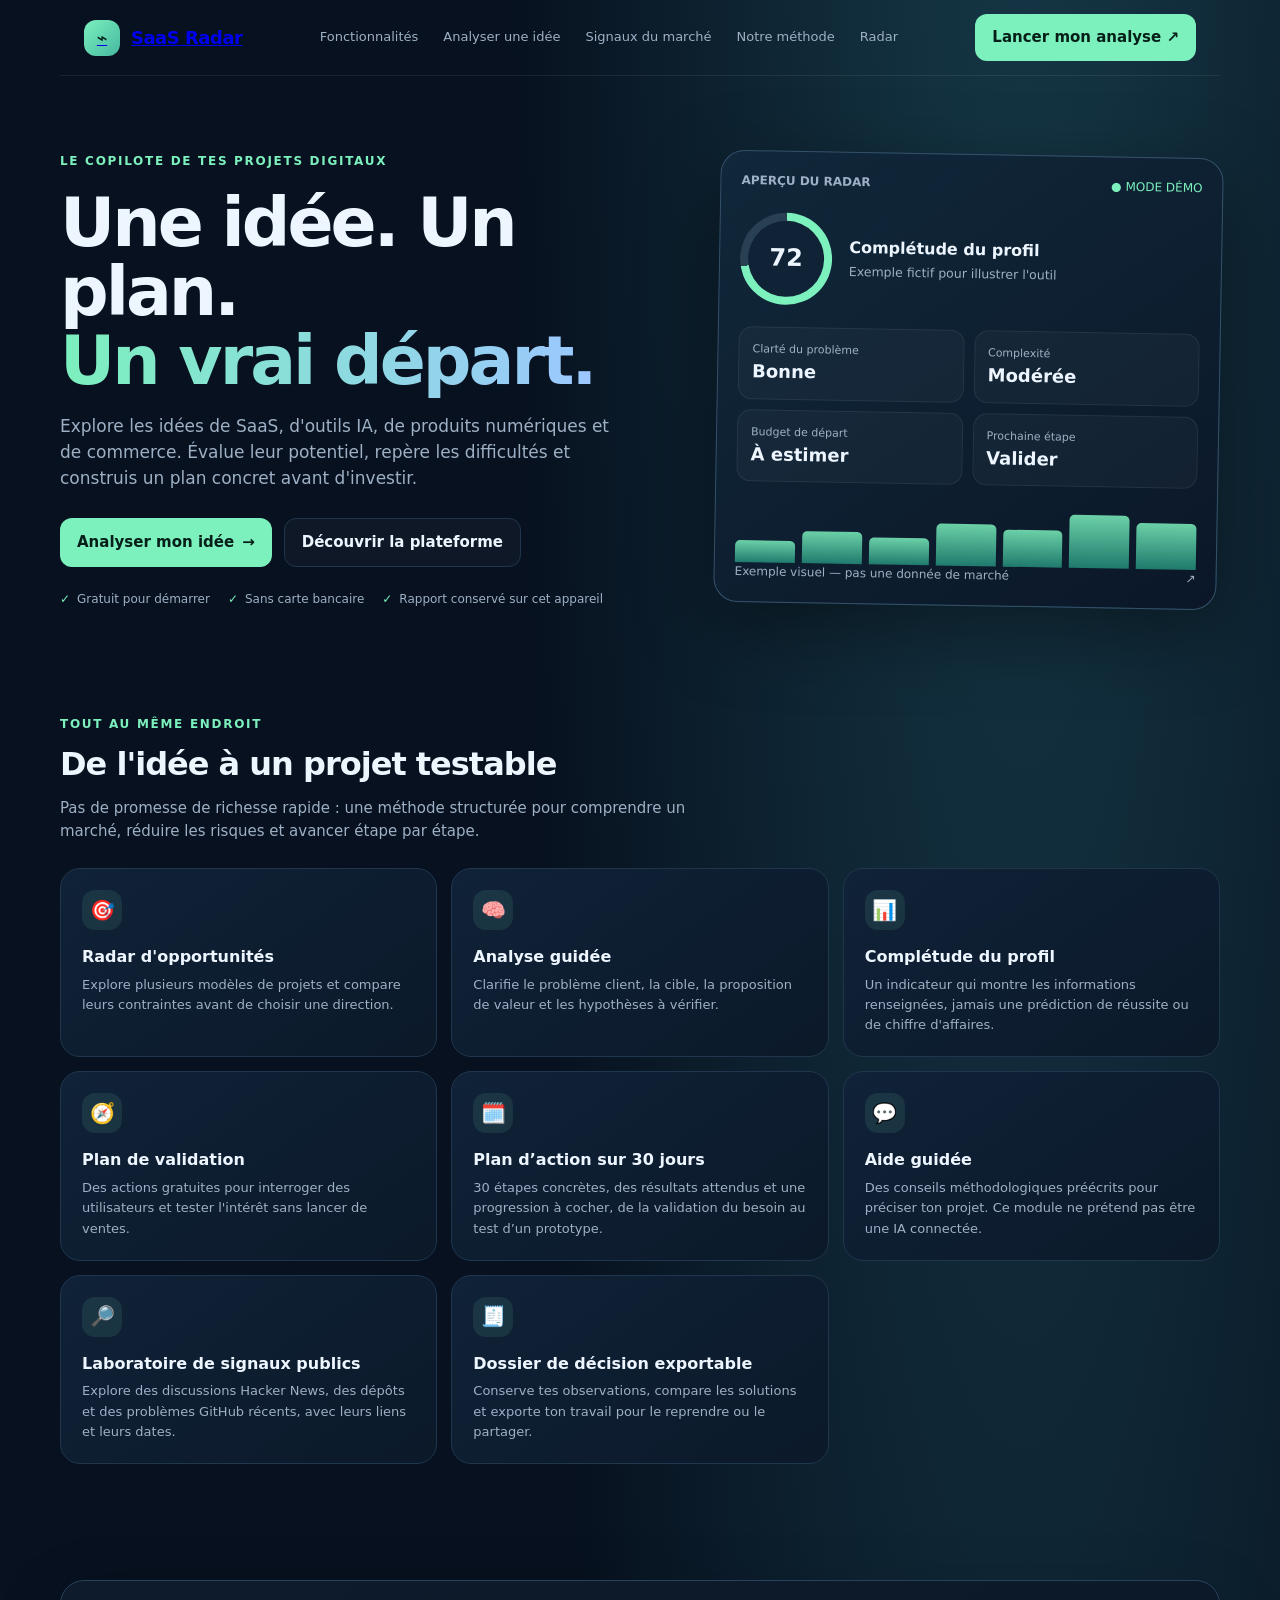
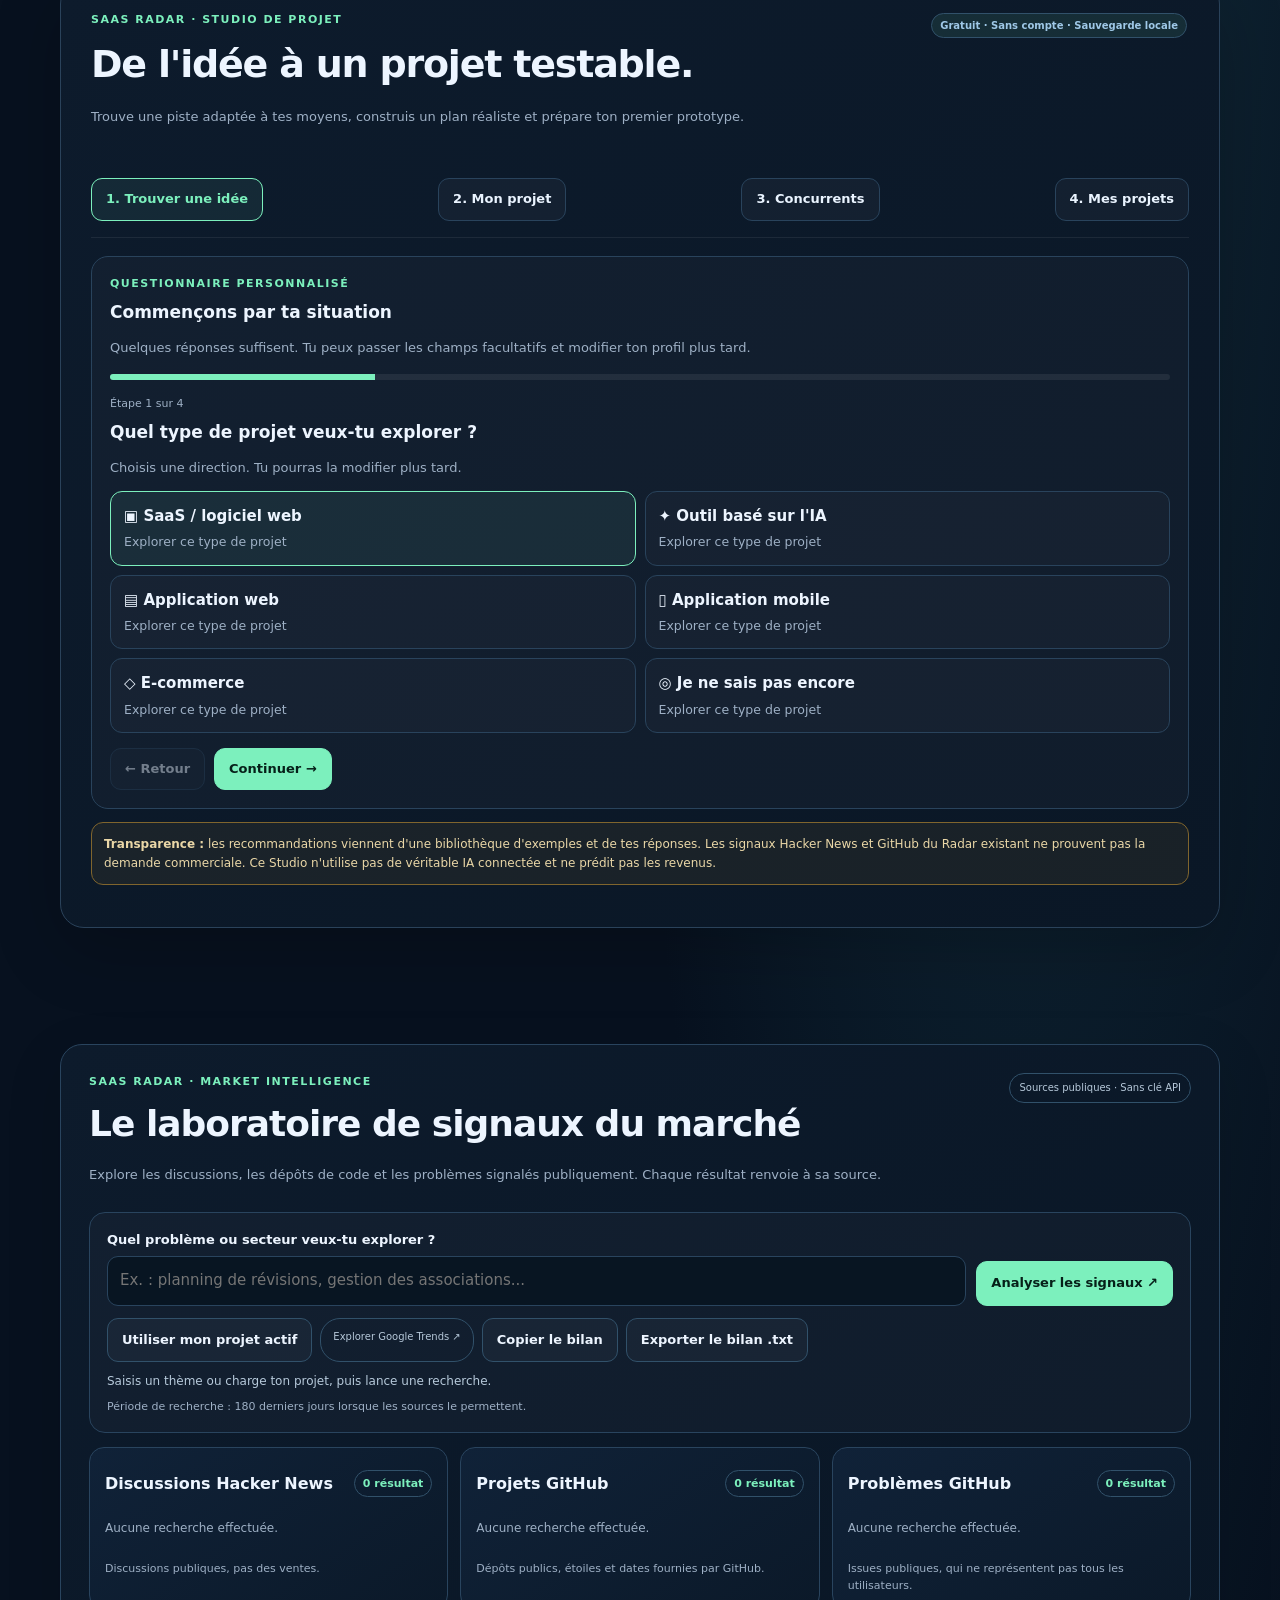
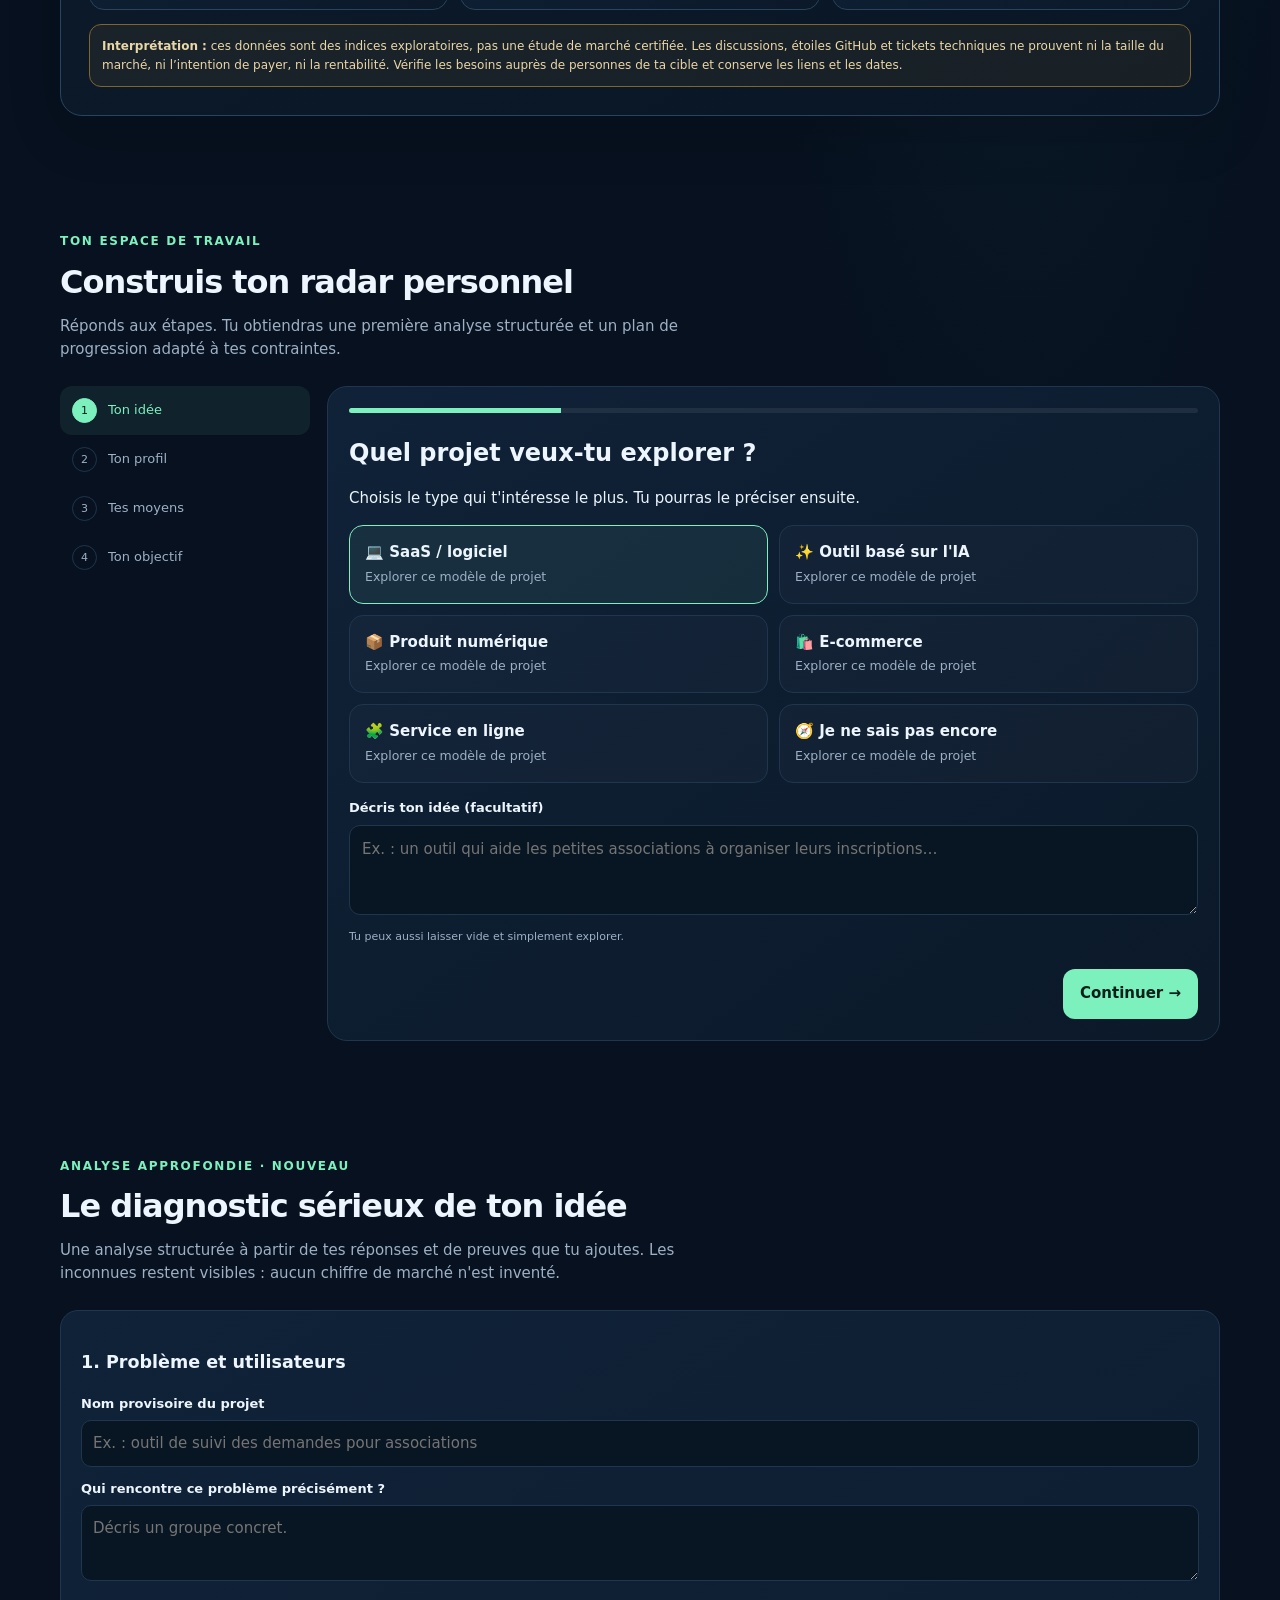
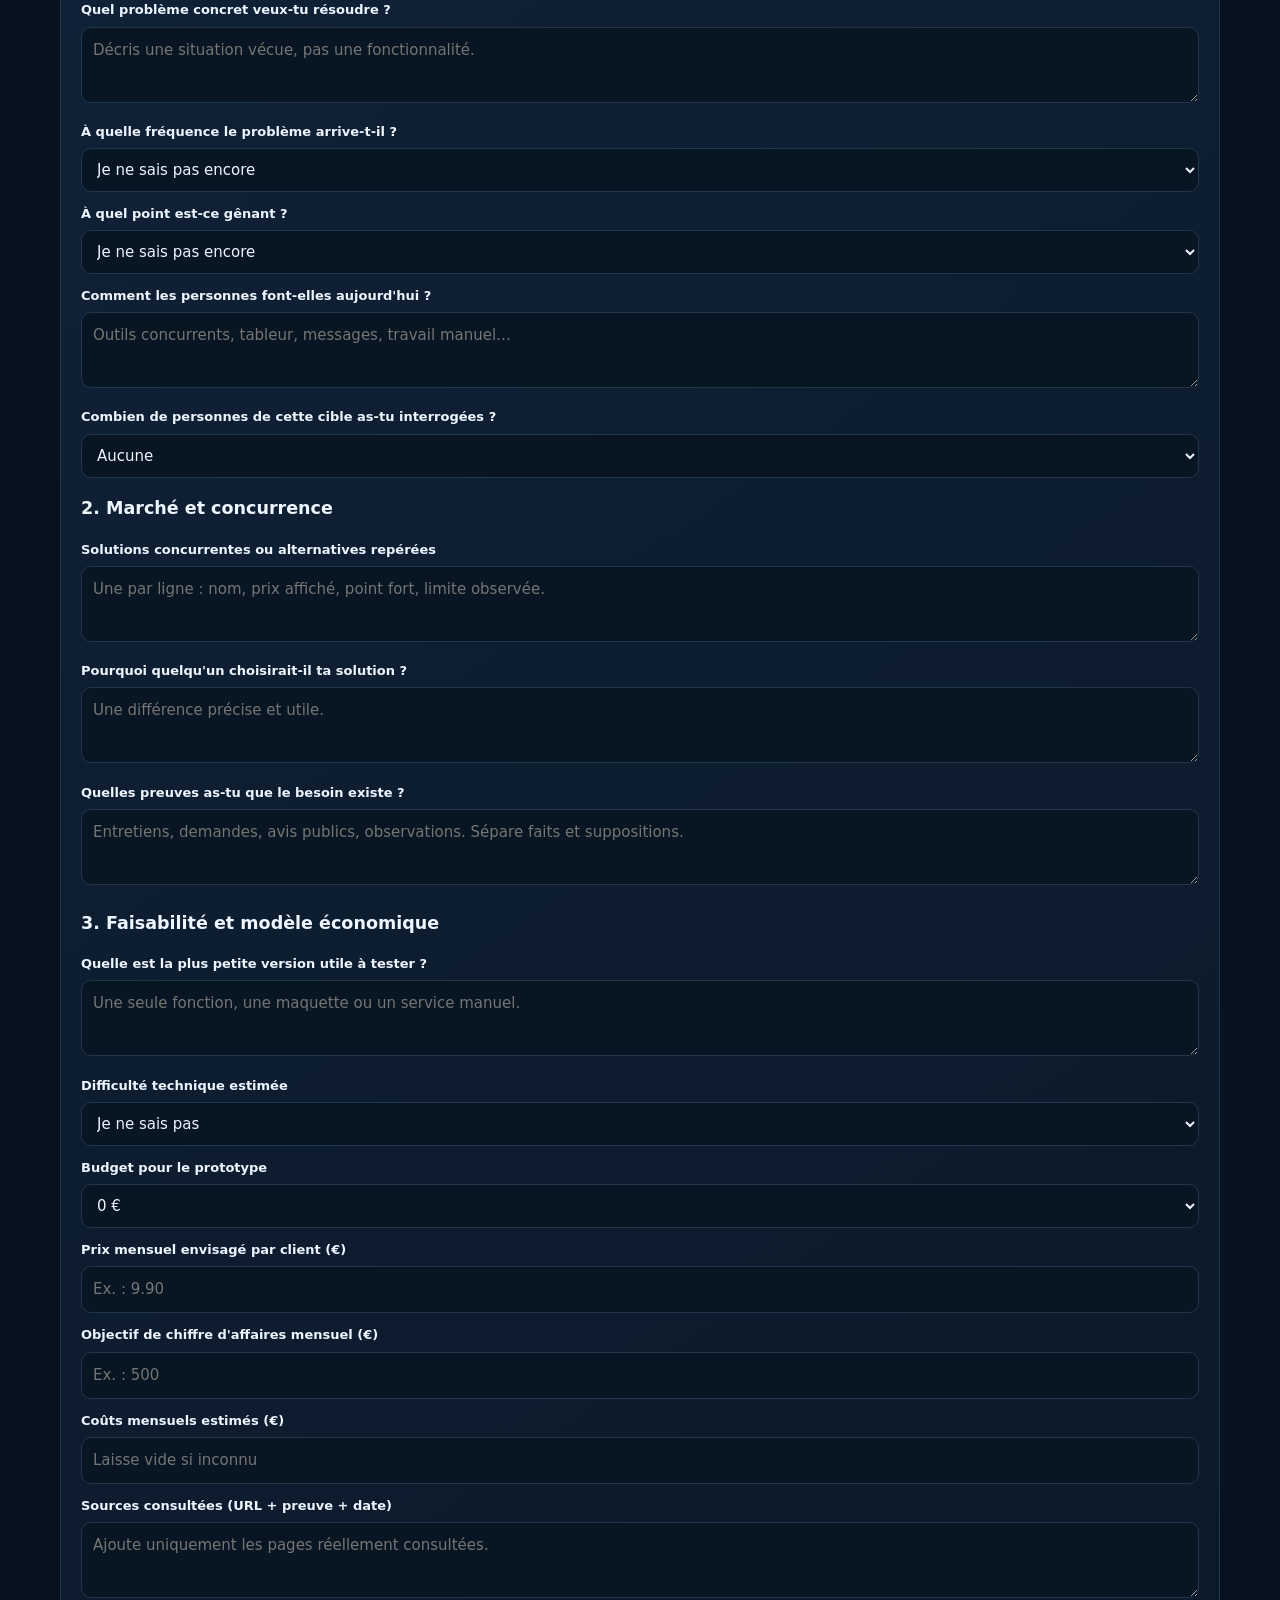
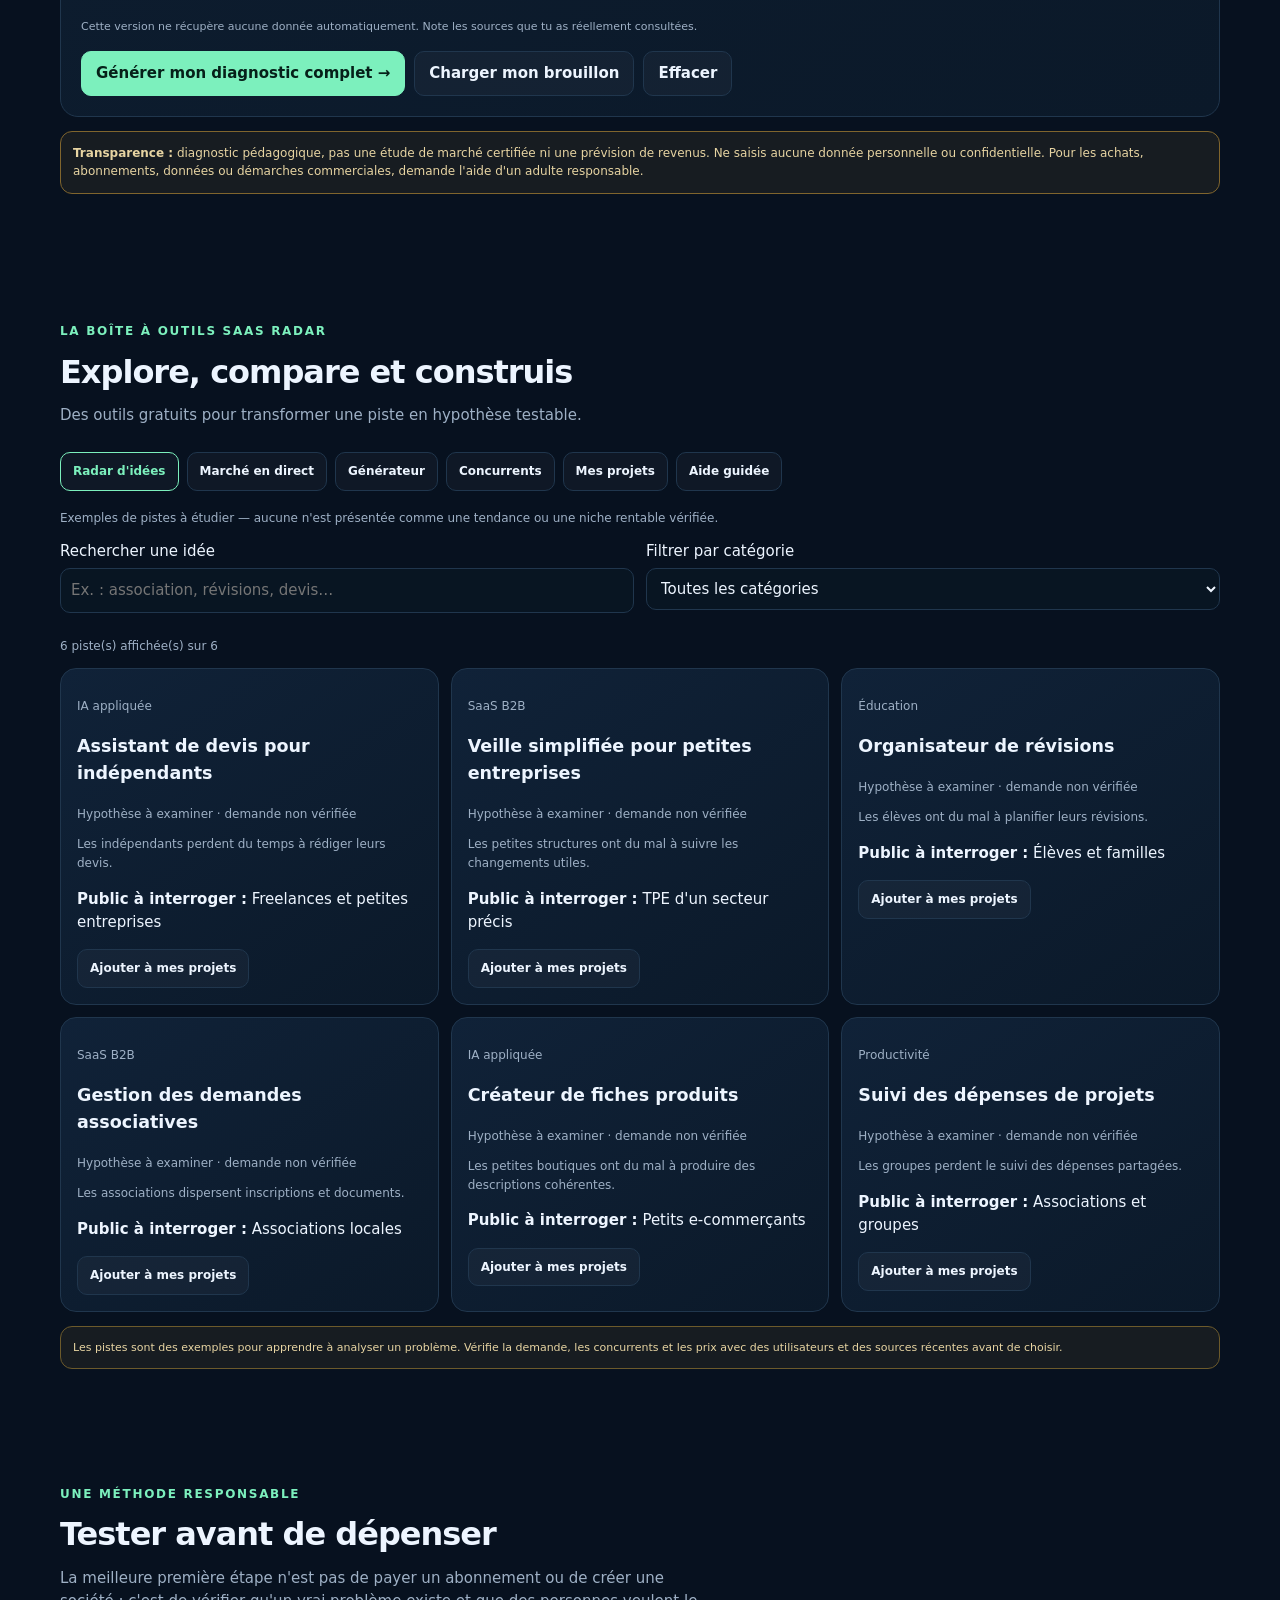
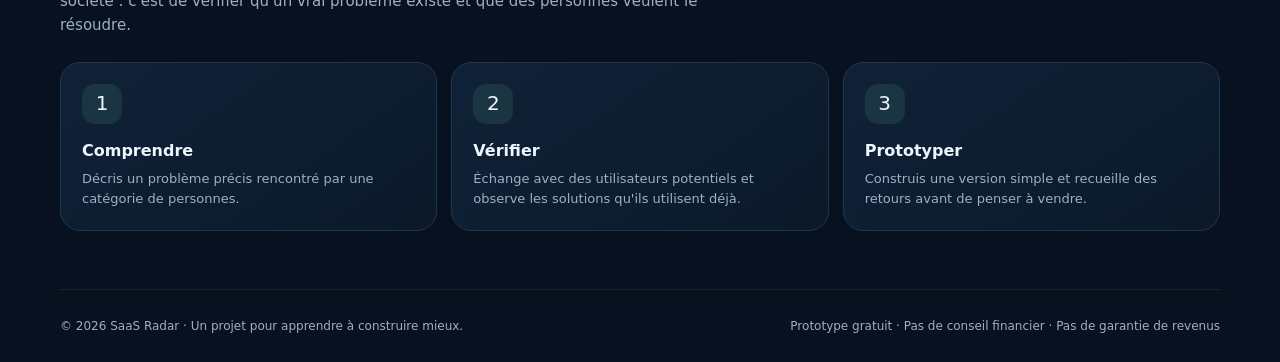
<file: index.html>
<!doctype html>
<html lang="fr">
<head>
<!-- Google Analytics 4 : identifiant de mesure confirmé par le propriétaire -->
<script async src="https://www.googletagmanager.com/gtag/js?id=G-HHX3VYY6S6"></script>
<script>
  window.dataLayer = window.dataLayer || [];
  function gtag(){dataLayer.push(arguments);}
  gtag('js', new Date());
  gtag('config', 'G-HHX3VYY6S6');
</script>
<!-- Google Tag Manager : conservé pour les autres balises du site -->
<script>
  window.dataLayer = window.dataLayer || [];
</script>
<script async src="https://www.googletagmanager.com/gtm.js?id=GTM-W4DQMXLM"></script>
<meta charset="utf-8">
<meta name="viewport" content="width=device-width,initial-scale=1">
<meta name="theme-color" content="#07111f">
<title>SaaS Radar — Trouve, teste et construis ton idée</title>
<meta name="description" content="SaaS Radar : explore trois idées adaptées à ton profil, analyse des signaux publics, compare des solutions et prépare un prototype avec un plan de validation gratuit.">
<style>
:root{--bg:#07111f;--panel:#0d1b2c;--panel2:#102238;--line:#20364d;--text:#edf5ff;--muted:#9eb0c5;--green:#7cf0bd;--blue:#80baff;--purple:#b8a2ff;--radius:20px}
*{box-sizing:border-box}html{scroll-behavior:smooth}body{margin:0;background:radial-gradient(ellipse at 80% -10%,#173c4b 0,transparent 36%),var(--bg);color:var(--text);font:15px/1.55 Inter,ui-sans-serif,system-ui,-apple-system,Segoe UI,sans-serif}button,input,select,textarea{font:inherit}button{cursor:pointer}.wrap{max-width:1160px;margin:auto;padding:0 24px}.nav{height:76px;display:flex;align-items:center;justify-content:space-between;border-bottom:1px solid #ffffff12}.brand{display:flex;align-items:center;gap:11px;font-weight:800;font-size:18px;letter-spacing:-.5px}.logo{width:36px;height:36px;border-radius:12px;background:linear-gradient(135deg,var(--green),#45b8a1);display:grid;place-items:center;color:#062019;font-weight:900}.navlinks{display:flex;gap:25px;color:var(--muted);font-size:13px}.navlinks a{color:inherit;text-decoration:none}.navlinks a:hover{color:var(--green)}.navcta,.primary{border:0;border-radius:12px;background:var(--green);color:#062019;font-weight:800;padding:12px 17px;text-decoration:none;display:inline-flex;align-items:center;justify-content:center;gap:8px}.hero{padding:76px 0 48px;display:grid;grid-template-columns:1.1fr .9fr;gap:42px;align-items:center}.eyebrow{color:var(--green);font-size:12px;font-weight:800;text-transform:uppercase;letter-spacing:1.7px}.hero h1{font-size:clamp(42px,6vw,68px);line-height:1.02;letter-spacing:-3px;margin:17px 0}.gradient{background:linear-gradient(90deg,var(--green),#9cc7ff);-webkit-background-clip:text;background-clip:text;color:transparent}.hero p{color:var(--muted);font-size:17px;max-width:570px}.heroactions{display:flex;gap:12px;flex-wrap:wrap;margin-top:26px}.secondary{border:1px solid var(--line);background:#ffffff08;color:var(--text);border-radius:12px;padding:12px 17px;text-decoration:none;font-weight:700}.proof{display:flex;gap:18px;flex-wrap:wrap;color:var(--muted);font-size:12px;margin-top:23px}.proof span:before{content:'✓';color:var(--green);margin-right:7px}.preview{background:linear-gradient(145deg,#10283a,#0b1728);border:1px solid #34516a;border-radius:24px;padding:20px;box-shadow:0 24px 80px #0006;transform:rotate(1deg)}.previewtop{display:flex;justify-content:space-between;align-items:center;color:var(--muted);font-size:12px}.live{color:var(--green)}.score{display:flex;align-items:center;gap:17px;margin:22px 0}.ring{width:92px;height:92px;border-radius:50%;background:conic-gradient(var(--green) 0 72%,#294052 72%);display:grid;place-items:center;position:relative}.ring:before{content:'';position:absolute;inset:8px;background:#102235;border-radius:50%}.ring b{position:relative;font-size:24px}.scoretext b{display:block;font-size:16px}.scoretext small{color:var(--muted)}.minirow{display:grid;grid-template-columns:1fr 1fr;gap:10px}.minicard{background:#ffffff08;border:1px solid #ffffff12;border-radius:14px;padding:13px}.minicard small{display:block;color:var(--muted);font-size:11px}.minicard b{font-size:18px}.bars{display:flex;align-items:end;gap:7px;height:65px;margin-top:16px}.bars i{flex:1;border-radius:5px 5px 0 0;background:linear-gradient(var(--green),#238b78);opacity:.85}.section{padding:58px 0}.sectionhead{max-width:660px;margin-bottom:25px}.sectionhead h2{font-size:32px;letter-spacing:-1px;margin:7px 0}.sectionhead p{color:var(--muted);margin:0}.features{display:grid;grid-template-columns:repeat(3,1fr);gap:14px}.feature,.panel{background:linear-gradient(145deg,#102238,#0b1929);border:1px solid var(--line);border-radius:var(--radius);padding:21px}.feature .ico{width:40px;height:40px;border-radius:13px;display:grid;place-items:center;background:#7cf0bd18;font-size:20px}.feature h3{margin:15px 0 5px;font-size:16px}.feature p{margin:0;color:var(--muted);font-size:13px}.builder{display:grid;grid-template-columns:250px 1fr;gap:17px;align-items:start}.steps{position:sticky;top:20px}.stepitem{display:flex;align-items:center;gap:11px;padding:12px;border-radius:12px;color:var(--muted);font-size:13px}.stepitem.active{background:#7cf0bd14;color:var(--green)}.stepitem.done{color:var(--text)}.stepnum{width:25px;height:25px;border-radius:50%;border:1px solid var(--line);display:grid;place-items:center;font-size:11px}.active .stepnum{background:var(--green);color:#062019;border-color:var(--green)}.formpanel{min-height:420px}.formpanel h3{font-size:24px;margin:4px 0}.formpanel>p{color:var(--muted);margin:0 0 22px}.progress{height:5px;background:#ffffff12;border-radius:20px;margin-bottom:22px;overflow:hidden}.progress span{display:block;height:100%;background:var(--green);width:20%;transition:.2s}.choices{display:grid;grid-template-columns:repeat(2,1fr);gap:11px}.choice{border:1px solid var(--line);border-radius:14px;padding:15px;background:#ffffff05;color:var(--text);text-align:left}.choice:hover,.choice.selected{border-color:var(--green);background:#7cf0bd12}.choice b{display:block}.choice small{color:var(--muted)}.field{margin:15px 0}.field label{display:block;font-weight:700;font-size:13px;margin-bottom:7px}.field input,.field select,.field textarea{width:100%;background:#081522;border:1px solid var(--line);border-radius:11px;color:var(--text);padding:12px;outline:none}.field input:focus,.field textarea:focus,.field select:focus{border-color:var(--green)}.field textarea{min-height:90px;resize:vertical}.hint{color:var(--muted);font-size:11px;margin-top:6px}.formactions{display:flex;justify-content:space-between;gap:12px;margin-top:24px}.formactions button{min-width:112px}.back{background:transparent;color:var(--muted);border:1px solid var(--line);border-radius:12px;padding:12px 17px}.result{display:none}.result.show{display:block}.resultgrid{display:grid;grid-template-columns:1fr 1fr;gap:13px}.resultcard{background:#ffffff06;border:1px solid var(--line);border-radius:15px;padding:16px}.resultcard h4{margin:0 0 7px}.resultcard p,.resultcard li{color:var(--muted);font-size:13px}.resultcard ul{padding-left:18px;margin:8px 0}.tag{display:inline-block;padding:5px 9px;border-radius:20px;background:#7cf0bd17;color:var(--green);font-size:11px;font-weight:800}.actionlist{list-style:none;padding:0!important}.actionlist li{padding:9px 0;border-bottom:1px solid #ffffff12;display:flex;gap:9px}.actionlist input{accent-color:var(--green)}.notice{border:1px solid #6c5a2b;background:#d8a83b12;color:#e7d4a2;border-radius:12px;padding:12px;font-size:12px;margin-top:15px}.footer{border-top:1px solid #ffffff12;padding:27px 0;color:var(--muted);font-size:12px;display:flex;justify-content:space-between;gap:20px;flex-wrap:wrap}.hidden{display:none!important}
@media(max-width:800px){.hero{grid-template-columns:1fr;padding-top:48px}.preview{max-width:500px}.features{grid-template-columns:1fr 1fr}.builder{grid-template-columns:1fr}.steps{position:static;display:flex;overflow:auto}.stepitem{min-width:max-content}.stepitem span:last-child{display:none}}
@media(max-width:560px){.wrap{padding:0 16px}.navlinks{display:none}.hero h1{letter-spacing:-2px}.features,.choices,.resultgrid{grid-template-columns:1fr}.section{padding:42px 0}.formpanel{padding:16px}.hero{gap:25px}.proof{gap:10px}}
</style>
</head>
<body>
<noscript><iframe src="https://www.googletagmanager.com/ns.html?id=GTM-W4DQMXLM"
  height="0" width="0" style="display:none;visibility:hidden"></iframe></noscript>
<header class="wrap nav"><a class="brand" href="#"><span class="logo">⌁</span> SaaS Radar</a><nav class="navlinks"><a href="#fonctionnalites">Fonctionnalités</a><a href="#sr-studio">Analyser une idée</a><a href="#sr-market-lab">Signaux du marché</a><a href="#methode">Notre méthode</a></nav><a class="navcta" href="#sr-studio">Lancer mon analyse ↗</a></header>
<main>
<section class="wrap hero">
<div><div class="eyebrow">Le copilote de tes projets digitaux</div><h1>Une idée. Un plan.<br><span class="gradient">Un vrai départ.</span></h1><p>Explore les idées de SaaS, d'outils IA, de produits numériques et de commerce. Évalue leur potentiel, repère les difficultés et construis un plan concret avant d'investir.</p><div class="heroactions"><a class="primary" href="#sr-studio">Analyser mon idée <span>→</span></a><a class="secondary" href="#fonctionnalites">Découvrir la plateforme</a></div><div class="proof"><span>Gratuit pour démarrer</span><span>Sans carte bancaire</span><span>Rapport conservé sur cet appareil</span></div></div>
<div class="preview"><div class="previewtop"><b>APERÇU DU RADAR</b><span class="live">● MODE DÉMO</span></div><div class="score"><div class="ring"><b>72</b></div><div class="scoretext"><b>Complétude du profil</b><small>Exemple fictif pour illustrer l'outil</small></div></div><div class="minirow"><div class="minicard"><small>Clarté du problème</small><b>Bonne</b></div><div class="minicard"><small>Complexité</small><b>Modérée</b></div><div class="minicard"><small>Budget de départ</small><b>À estimer</b></div><div class="minicard"><small>Prochaine étape</small><b>Valider</b></div></div><div class="bars"><i style="height:35%"></i><i style="height:50%"></i><i style="height:43%"></i><i style="height:66%"></i><i style="height:58%"></i><i style="height:82%"></i><i style="height:72%"></i></div><div class="previewtop"><span>Exemple visuel — pas une donnée de marché</span><span>↗</span></div></div>
</section>
<section class="wrap section" id="fonctionnalites"><div class="sectionhead"><div class="eyebrow">Tout au même endroit</div><h2>De l'idée à un projet testable</h2><p>Pas de promesse de richesse rapide : une méthode structurée pour comprendre un marché, réduire les risques et avancer étape par étape.</p></div><div class="features">
<article class="feature"><div class="ico">🎯</div><h3>Radar d'opportunités</h3><p>Explore plusieurs modèles de projets et compare leurs contraintes avant de choisir une direction.</p></article>
<article class="feature"><div class="ico">🧠</div><h3>Analyse guidée</h3><p>Clarifie le problème client, la cible, la proposition de valeur et les hypothèses à vérifier.</p></article>
<article class="feature"><div class="ico">📊</div><h3>Complétude du profil</h3><p>Un indicateur qui montre les informations renseignées, jamais une prédiction de réussite ou de chiffre d'affaires.</p></article>
<article class="feature"><div class="ico">🧭</div><h3>Plan de validation</h3><p>Des actions gratuites pour interroger des utilisateurs et tester l'intérêt sans lancer de ventes.</p></article>
<article class="feature"><div class="ico">🗓️</div><h3>Plan d’action sur 30 jours</h3><p>30 étapes concrètes, des résultats attendus et une progression à cocher, de la validation du besoin au test d’un prototype.</p></article>
<article class="feature"><div class="ico">💬</div><h3>Aide guidée</h3><p>Des conseils méthodologiques préécrits pour préciser ton projet. Ce module ne prétend pas être une IA connectée.</p></article>
<article class="feature"><div class="ico">🔎</div><h3>Laboratoire de signaux publics</h3><p>Explore des discussions Hacker News, des dépôts et des problèmes GitHub récents, avec leurs liens et leurs dates.</p></article>
<article class="feature"><div class="ico">🧾</div><h3>Dossier de décision exportable</h3><p>Conserve tes observations, compare les solutions et exporte ton travail pour le reprendre ou le partager.</p></article>
</div></section>
<section class="wrap section" id="outil"><div class="sectionhead"><div class="eyebrow">Ton espace de travail</div><h2>Construis ton radar personnel</h2><p>Réponds aux étapes. Tu obtiendras une première analyse structurée et un plan de progression adapté à tes contraintes.</p></div>
<div class="builder"><aside class="steps" id="steps"><div class="stepitem active"><span class="stepnum">1</span><span>Ton idée</span></div><div class="stepitem"><span class="stepnum">2</span><span>Ton profil</span></div><div class="stepitem"><span class="stepnum">3</span><span>Tes moyens</span></div><div class="stepitem"><span class="stepnum">4</span><span>Ton objectif</span></div></aside>
<div class="panel formpanel" id="wizard"><div class="progress"><span id="progressbar"></span></div><div id="stepcontent"></div><div class="formactions"><button class="back" id="prev" type="button">← Retour</button><button class="primary" id="next" type="button">Continuer →</button></div></div>
<div class="panel result" id="result"><div class="eyebrow">Ton rapport personnel</div><h3 id="resulttitle">Ton premier radar</h3><p style="color:var(--muted)">Une lecture de départ construite à partir de tes réponses.</p><div class="resultgrid" id="resultgrid"></div><div class="notice">Cet outil est un prototype éducatif : il ne consulte pas de données de marché en direct, ne vérifie pas la concurrence automatiquement et ne prédit pas les revenus. Vérifie chaque hypothèse auprès de vraies personnes avant tout investissement.</div><h3 style="margin-top:22px">Ton plan d’action personnalisé sur 30 jours</h3><p style="color:var(--muted);font-size:13px">Avance à ton rythme. Chaque journée précise une action et un résultat à obtenir. Si tu disposes de peu de temps, étale le programme : la qualité des retours compte plus que la vitesse.</p><ul class="actionlist" id="plan"></ul><div class="formactions"><button class="back" id="restart">Recommencer</button><button class="primary" id="save">Sauvegarder mon rapport ↓</button></div></div></div>
</section>
<section class="wrap section" id="methode"><div class="sectionhead"><div class="eyebrow">Une méthode responsable</div><h2>Tester avant de dépenser</h2><p>La meilleure première étape n'est pas de payer un abonnement ou de créer une société : c'est de vérifier qu'un vrai problème existe et que des personnes veulent le résoudre.</p></div><div class="features"><article class="feature"><div class="ico">1</div><h3>Comprendre</h3><p>Décris un problème précis rencontré par une catégorie de personnes.</p></article><article class="feature"><div class="ico">2</div><h3>Vérifier</h3><p>Échange avec des utilisateurs potentiels et observe les solutions qu'ils utilisent déjà.</p></article><article class="feature"><div class="ico">3</div><h3>Prototyper</h3><p>Construis une version simple et recueille des retours avant de penser à vendre.</p></article></div></section>
</main>
<footer class="wrap footer"><span>© 2026 SaaS Radar · Un projet pour apprendre à construire mieux.</span><span>Prototype gratuit · Pas de conseil financier · Pas de garantie de revenus</span></footer>
<script>
const data={type:"SaaS / logiciel",idea:"",skill:"Débutant",time:"1 à 2 heures",budget:"0 €",goal:"500",market:"France",extra:""};try{const draft=JSON.parse(localStorage.getItem('saasRadarDraft')||"null");if(draft&&typeof draft==="object")Object.assign(data,draft)}catch(e){}
let step=0;const content=document.getElementById('stepcontent'),bar=document.getElementById('progressbar'),prev=document.getElementById('prev'),next=document.getElementById('next');
const steps=[()=>`<h3>Quel projet veux-tu explorer ?</h3><p>Choisis le type qui t'intéresse le plus. Tu pourras le préciser ensuite.</p><div class="choices">${["SaaS / logiciel","Outil basé sur l'IA","Produit numérique","E-commerce","Service en ligne","Je ne sais pas encore"].map((v,i)=>`<button class="choice ${data.type===v?'selected':''}" data-k="type" data-v="${v}"><b>${["💻","✨","📦","🛍️","🧩","🧭"][i]} ${v}</b><small>Explorer ce modèle de projet</small></button>`).join('')}</div><div class="field"><label>Décris ton idée (facultatif)</label><textarea id="idea" placeholder="Ex. : un outil qui aide les petites associations à organiser leurs inscriptions…">${esc(data.idea)}</textarea><div class="hint">Tu peux aussi laisser vide et simplement explorer.</div></div>`,
()=>`<h3>Quel est ton niveau actuel ?</h3><p>Le parcours sera adapté à ton expérience.</p><div class="choices">${["Débutant","Quelques bases","Intermédiaire","Déjà créé un projet"].map(v=>`<button class="choice ${data.skill===v?'selected':''}" data-k="skill" data-v="${v}"><b>${v}</b><small>${v==="Débutant"?"Je découvre encore":v==="Quelques bases"?"J'ai déjà appris quelques notions":v==="Intermédiaire"?"Je connais les bases et quelques outils":"J'ai déjà expérimenté un projet"}</small></button>`).join('')}</div><div class="field"><label>Où souhaites-tu chercher tes premiers utilisateurs ?</label><select id="market"><option>France</option><option>Europe</option><option>International</option><option>Je ne sais pas</option></select></div>`,
()=>`<h3>Quelles sont tes ressources ?</h3><p>On va privilégier les étapes adaptées à tes moyens actuels.</p><div class="field"><label>Budget disponible pour apprendre / prototyper</label><select id="budget">${["0 €","Moins de 50 €","50 à 200 €","Plus de 200 €"].map(v=>`<option ${data.budget===v?'selected':''}>${v}</option>`).join('')}</select></div><div class="field"><label>Temps disponible par semaine</label><select id="time">${["Moins d'une heure","1 à 2 heures","3 à 5 heures","Plus de 5 heures"].map(v=>`<option ${data.time===v?'selected':''}>${v}</option>`).join('')}</select></div>`,
()=>`<h3>Quelle ambition souhaites-tu explorer ?</h3><p>Un objectif souhaité sert à réfléchir au modèle économique. Ce n'est pas une estimation de ce que tu vas gagner.</p><div class="field"><label>Objectif de revenu mensuel à long terme (en €)</label><input id="goal" type="number" min="0" max="1000000" value="${esc(data.goal)}" placeholder="Ex. : 500"></div><div class="field"><label>Qu'aimerais-tu surtout obtenir de ce projet ?</label><select id="extra"><option value="">Choisir une priorité</option><option>Apprendre à créer un produit</option><option>Résoudre un problème concret</option><option>Construire un projet rentable à terme</option><option>Explorer plusieurs idées</option></select></div>`];
function esc(s){return String(s??"").replace(/[&<>"']/g,c=>({"&":"&amp;","<":"&lt;",">":"&gt;",'"':"&quot;","'":"&#39;"}[c]));}
function render(){content.innerHTML=steps[step]();const marketField=document.getElementById('market');if(marketField)marketField.value=data.market;const extraField=document.getElementById('extra');if(extraField)extraField.value=data.extra;bar.style.width=((step+1)/steps.length*100)+'%';prev.style.visibility=step===0?'hidden':'visible';next.textContent=step===3?'Créer mon analyse →':'Continuer →';document.querySelectorAll('.stepitem').forEach((el,i)=>{el.classList.toggle('active',i===step);el.classList.toggle('done',i<step)});document.querySelectorAll('.choice').forEach(b=>b.addEventListener('click',()=>{if(step===0){const ideaField=document.getElementById('idea');if(ideaField)data.idea=ideaField.value.trim()}data[b.dataset.k]=b.dataset.v;render()}));}
function collect(){if(step===0){data.idea=document.getElementById('idea').value.trim()}if(step===1){data.market=document.getElementById('market').value}if(step===2){data.budget=document.getElementById('budget').value;data.time=document.getElementById('time').value}if(step===3){data.goal=document.getElementById('goal').value||"0";data.extra=document.getElementById('extra').value}try{localStorage.setItem('saasRadarDraft',JSON.stringify(data))}catch(e){}}
prev.addEventListener('click',()=>{collect();if(step>0){step--;render()}});
next.addEventListener('click',()=>{collect();if(step<3){step++;render()}else makeReport()});
function makeReport(){document.getElementById('wizard').classList.add('hidden');const r=document.getElementById('result');r.classList.add('show');document.getElementById('resulttitle').textContent=data.idea?data.idea.slice(0,70):"Explorer "+data.type.toLowerCase();let score=(data.idea.trim().length>=20?25:data.idea.trim().length>=5?12:0)+(data.skill?15:0)+(data.time?20:0)+(data.budget?20:0)+(Number(data.goal)>0?10:0)+(data.extra?10:0);const level=score<35?"Profil à compléter":score<70?"Profil partiellement renseigné":"Profil bien renseigné";const complexity=data.type.includes("SaaS")||data.type.includes("IA")?"Plutôt élevée":"Variable selon la solution";const cards=[["Complétude du profil",score+"/100","Part des informations de départ renseignées — ne mesure pas le potentiel du marché."],["Clarté actuelle",data.idea.length>35?"À approfondir":"À préciser","Décris le problème précis que tu veux résoudre."],["Complexité estimée",complexity,"À confirmer en découpant le prototype en petites fonctions."],["Ressources",data.budget+" · "+data.time,"Commence avec les outils gratuits et limite les dépenses."]];document.getElementById('resultgrid').innerHTML=cards.map(c=>`<article class="resultcard"><span class="tag">${esc(c[0])}</span><h4 style="margin-top:10px">${esc(c[1])}</h4><p>${esc(c[2])}</p></article>`).join('')+`<article class="resultcard"><h4>Clientèle à préciser</h4><p>Sur le marché ${esc(data.market)}, identifie un groupe précis qui rencontre le problème.</p></article><article class="resultcard"><h4>Objectif déclaré</h4><p>${esc(data.goal)} € / mois à long terme — objectif personnel, pas une prévision.</p></article>`;const plan30=[
["Cadrage","Écris le problème en une phrase, sans présenter ta solution.","Une phrase qui décrit une difficulté réelle."],
["Cadrage","Décris ton utilisateur idéal : situation, rôle et contexte.","Un portrait de cible précis."],
["Cadrage","Note trois situations concrètes où ce problème apparaît.","Trois exemples observables."],
["Cadrage","Liste les hypothèses que tu fais sur la cible et le problème.","Une liste séparant faits et suppositions."],
["Cadrage","Choisis une hypothèse prioritaire à vérifier en premier.","Une question de validation claire."],
["Cadrage","Prépare cinq questions ouvertes pour discuter avec des utilisateurs.","Un mini-guide d'entretien sans question orientée."],
["Cadrage","Trouve cinq personnes correspondant à ta cible et demande un échange, sans démarchage commercial.","Une liste de contacts volontaires ou de lieux où rencontrer la cible."],
["Terrain","Réalise tes premiers échanges et demande des exemples récents, pas des opinions générales.","Notes anonymisées sur les problèmes vécus."],
["Terrain","Continue les échanges jusqu'à obtenir au moins trois retours exploitables, si possible.","Trois retours concrets ou la raison pour laquelle c'est difficile."],
["Terrain","Repère les mots, difficultés et besoins qui reviennent le plus souvent.","Les trois problèmes les plus récurrents."],
["Terrain","Demande comment les personnes résolvent le problème aujourd'hui.","Une liste des solutions et contournements actuels."],
["Terrain","Observe ce qui coûte du temps, de l'argent ou des efforts à la cible.","Les coûts ou irritants décrits, sans les inventer."],
["Terrain","Reformule le problème avec les mots des personnes interrogées.","Une formulation appuyée sur des retours."],
["Terrain","Décide si le problème est assez fréquent et gênant pour continuer à l'explorer.","Décision : poursuivre, ajuster la cible ou changer de problème."],
["Concurrence","Recherche cinq concurrents directs ou alternatives indirectes.","Une première liste avec liens."],
["Concurrence","Pour chaque solution, note la cible, la promesse et les fonctions principales.","Un tableau de comparaison factuel."],
["Concurrence","Vérifie les prix sur les pages officielles et note la date de consultation.","Des prix sourcés ou la mention « non trouvé »."],
["Concurrence","Lis des avis publics récents et repère les frustrations récurrentes.","Trois besoins mal couverts, avec liens et dates."],
["Concurrence","Compare les solutions existantes à ton idée : qu'est-ce qui manque réellement ?","Une différence potentielle, encore à vérifier."],
["Concurrence","Écris une proposition de valeur en une phrase simple.","« J'aide [cible] à [résultat] sans [friction]. »"],
["Prototype","Définis la plus petite version qui permet de tester le bénéfice principal.","Une seule fonction centrale."],
["Prototype","Dessine trois à cinq écrans ou étapes sur papier ou avec un outil gratuit.","Une maquette basse fidélité."],
["Prototype","Montre la maquette à deux personnes de la cible et observe leurs réactions.","Deux retours précis, sans chercher à convaincre."],
["Prototype","Corrige les éléments incompris et retire les fonctions secondaires.","Une maquette simplifiée."],
["Prototype","Prépare un test manuel ou un prototype sans paiement ni données sensibles.","Un scénario de test réalisable gratuitement."],
["Test","Fais essayer le prototype à deux ou trois personnes volontaires.","Observations : ce qui fonctionne et bloque."],
["Test","Mesure une action utile : compréhension, réussite d'une tâche ou intérêt concret.","Un indicateur simple et sa méthode de mesure."],
["Test","Classe les retours : indispensable, utile, secondaire ou inutile.","Une liste de priorités basée sur les retours."],
["Décision","Compare les preuves recueillies aux hypothèses de départ.","Un bilan : confirmé, infirmé ou encore inconnu."],
["Décision","Décide de la suite : poursuivre un petit test, modifier l'idée ou arrêter cette piste.","Une décision argumentée et les trois prochaines actions."]
];
const groups=["Cadrage","Terrain","Concurrence","Prototype","Test","Décision"];
const plan=document.getElementById('plan');
plan.innerHTML=groups.map((group,g)=>{const start=g===0?0:g===1?7:g===2?14:g===3?20:g===4?25:28;const end=g===0?7:g===1?14:g===2?20:g===3?25:g===4?28:30;return '<li style="display:block;padding:12px 0"><b style="color:var(--green)">Semaine '+(g+1)+' — '+group+'</b><div style="color:var(--muted);font-size:12px">Jours '+(start+1)+' à '+end+'</div></li>'+plan30.slice(start,end).map((item,i)=>{const day=start+i;return '<li><input type="checkbox" data-task="'+day+'"><span><b>Jour '+(day+1)+' · '+item[0]+'</b><br>'+esc(item[1])+'<br><small style="color:var(--muted)">Résultat attendu : '+esc(item[2])+'</small></span></li>'}).join('')}).join('');
const planIntro=document.createElement('div');
planIntro.className='resultcard';
planIntro.style.margin='12px 0';
planIntro.innerHTML='<h4>Ton cap pour les 30 prochains jours</h4><p>Projet : <b>'+esc(data.idea||data.type)+'</b> · Marché exploré : <b>'+esc(data.market)+'</b> · Temps disponible : <b>'+esc(data.time)+'</b> · Budget : <b>'+esc(data.budget)+'</b>.</p><p>Priorité : obtenir des preuves avant de construire. Ton objectif mensuel de '+esc(data.goal)+' € est une ambition à long terme, pas une promesse de revenu. Aucun achat n’est nécessaire pour suivre ce parcours.</p><p><b>Règle de décision :</b> ne passe à l’étape suivante que si tu as obtenu le résultat attendu. Sinon, prends plus de temps ou ajuste l’idée.</p>';
plan.before(planIntro);
const progress=document.createElement('p');progress.id='plan-progress';progress.style.cssText='color:var(--muted);font-size:12px;margin:8px 0';
let completedPlan=[];try{const p=JSON.parse(localStorage.getItem('saasRadarPlanProgress')||'[]');if(Array.isArray(p))completedPlan=p.map(Number).filter(n=>Number.isInteger(n)&&n>=0&&n<30)}catch(e){}
plan.querySelectorAll('[data-task]').forEach(box=>{if(completedPlan.includes(Number(box.dataset.task)))box.checked=true});
function updatePlanProgress(){const done=plan.querySelectorAll('[data-task]:checked').length;progress.textContent=done+' / 30 actions terminées · '+Math.round(done/30*100)+' %';try{localStorage.setItem('saasRadarPlanProgress',JSON.stringify([...plan.querySelectorAll('[data-task]:checked')].map(x=>Number(x.dataset.task))))}catch(e){}}
plan.before(progress);updatePlanProgress();
plan.addEventListener('change',updatePlanProgress);
try{localStorage.setItem('saasRadarDraft',JSON.stringify(data))}catch(e){}}
document.getElementById('restart').addEventListener('click',()=>{step=0;Object.assign(data,{type:"SaaS / logiciel",idea:"",skill:"Débutant",time:"1 à 2 heures",budget:"0 €",goal:"500",market:"France",extra:""});document.getElementById('result').classList.remove('show');document.getElementById('wizard').classList.remove('hidden');render()});
document.getElementById('save').addEventListener('click',()=>{const report={answers:data,completed:[...document.querySelectorAll('[data-task]:checked')].map(x=>x.dataset.task),savedAt:new Date().toISOString()};try{localStorage.setItem('saasRadarReport',JSON.stringify(report))}catch(e){}const blob=new Blob([JSON.stringify(report,null,2)],{type:'application/json'});const a=document.createElement('a');a.href=URL.createObjectURL(blob);a.download='mon-rapport-saas-radar.json';a.click();setTimeout(()=>URL.revokeObjectURL(a.href),1000);document.getElementById('save').textContent='Rapport sauvegardé ✓'});
render();
</script>
<script src="radar.js"></script>
<script src="analysis-pro.js"></script>
<script src="studio.js"></script>
<script src="market-lab.js"></script>
</body></html>
</file>
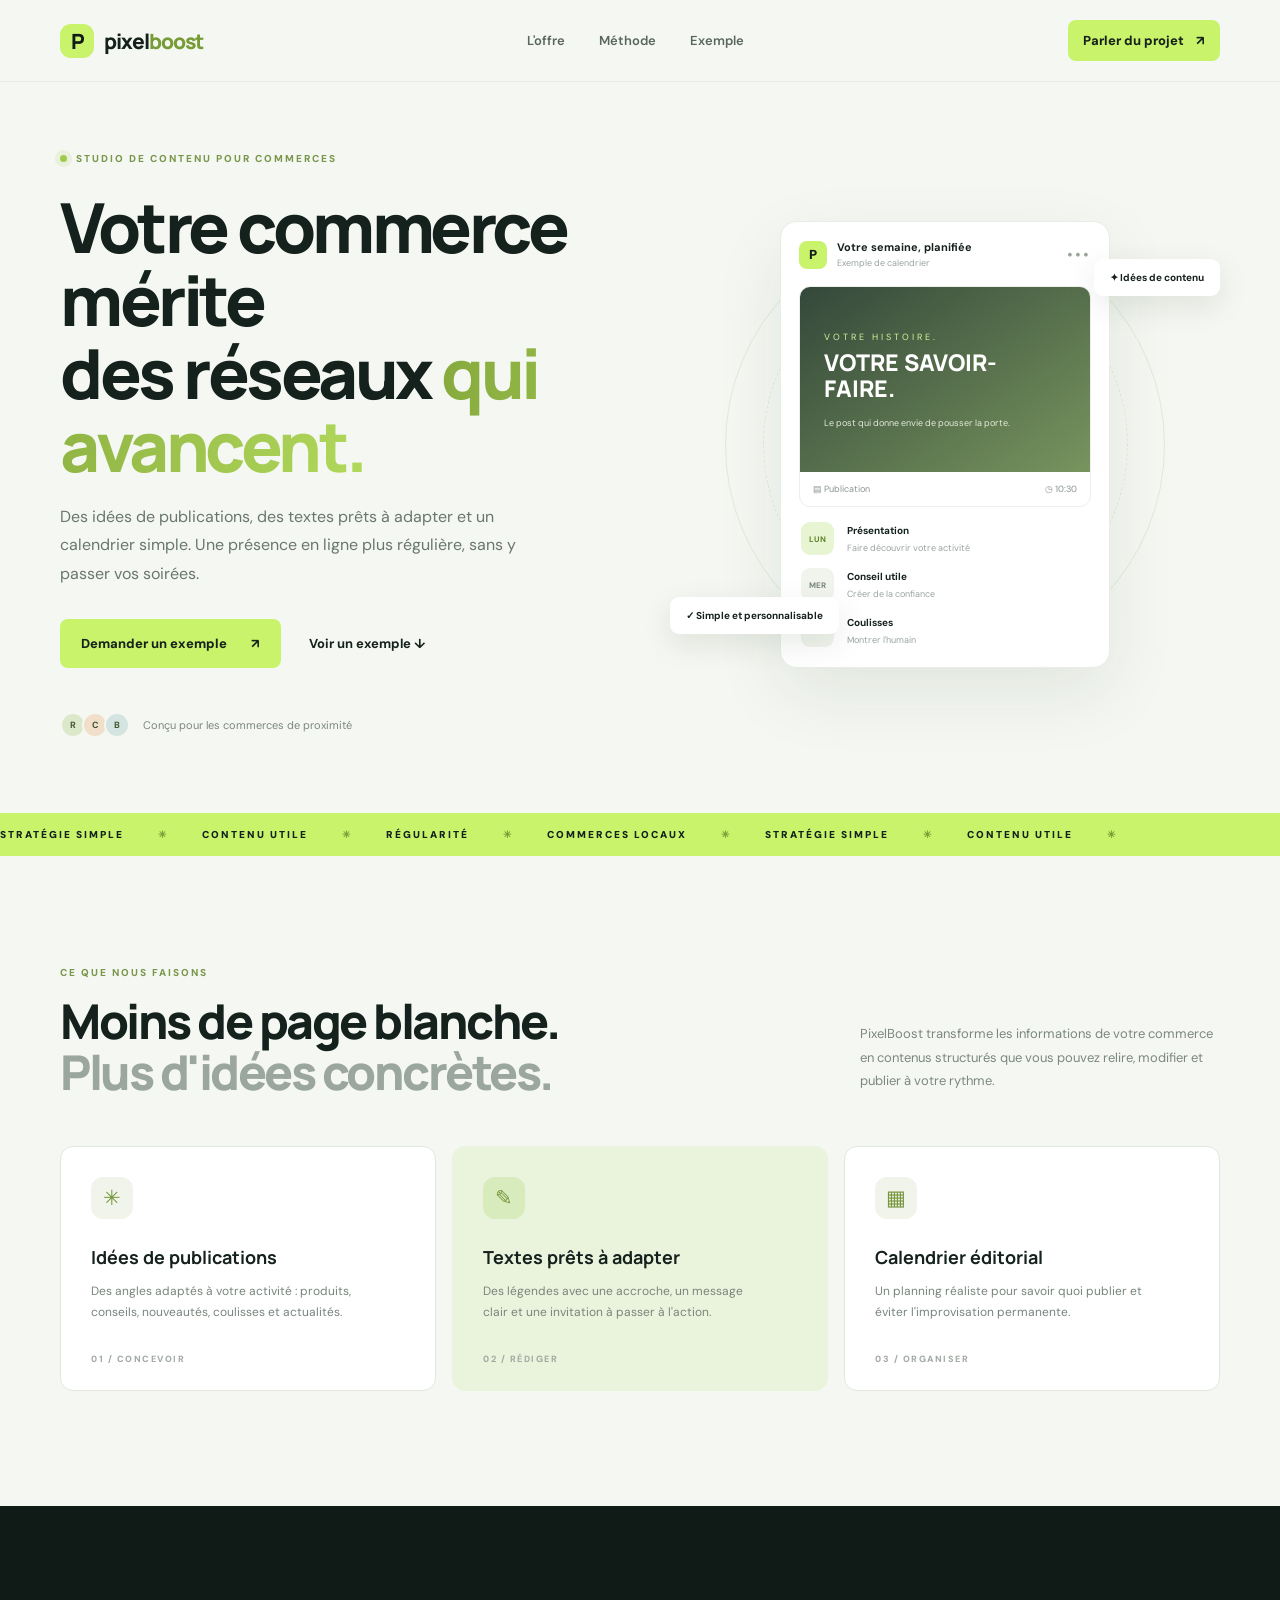
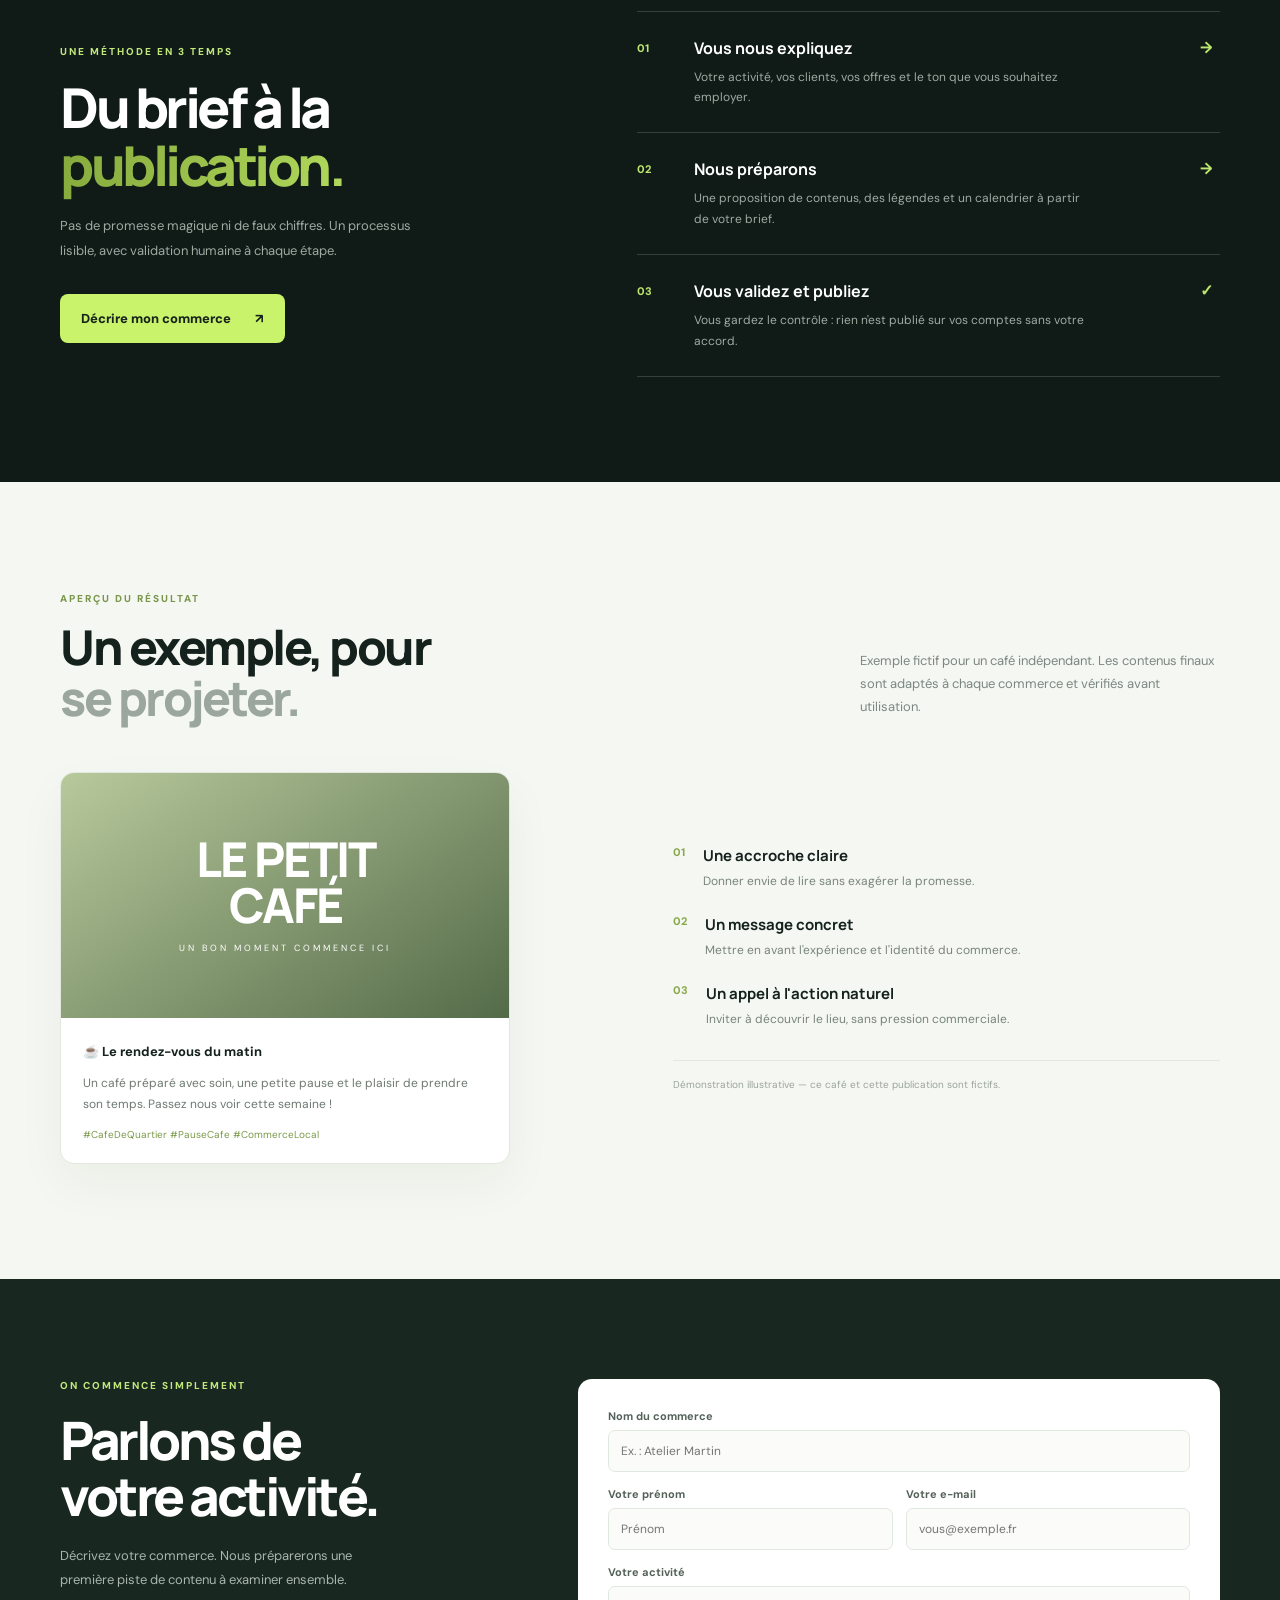
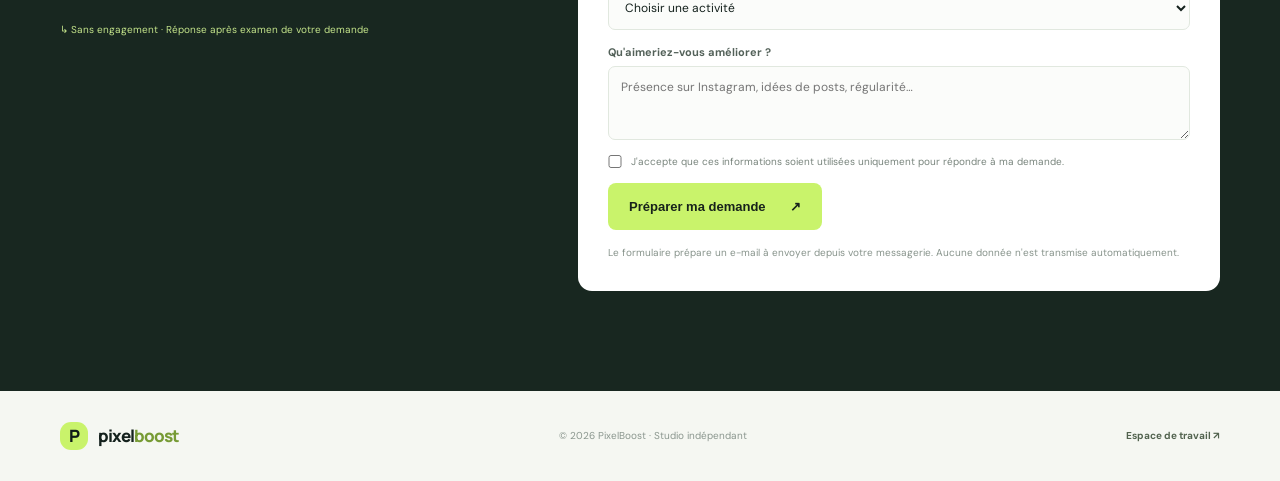
<file: pixelboost/index.html>
<!doctype html>
<html lang="fr">
<head>
<meta charset="utf-8"><meta name="viewport" content="width=device-width,initial-scale=1">
<meta name="description" content="PixelBoost aide les commerces locaux à publier des contenus clairs et réguliers sur leurs réseaux sociaux.">
<meta name="theme-color" content="#101b18">
<title>PixelBoost — Vos réseaux sociaux, mieux organisés</title>
<link rel="preconnect" href="https://fonts.googleapis.com">
<link rel="preconnect" href="https://fonts.gstatic.com" crossorigin>
<link href="https://fonts.googleapis.com/css2?family=DM+Sans:wght@400;500;600;700&family=Manrope:wght@400;500;600;700;800&display=swap" rel="stylesheet">
<link rel="stylesheet" href="styles.css">
</head>
<body>
<header class="topbar"><a class="brand" href="#accueil"><span class="brand-mark">P</span><span>pixel<span class="brand-accent">boost</span></span></a><nav><a href="#offre">L'offre</a><a href="#methode">Méthode</a><a href="#exemple">Exemple</a></nav><a class="button button-small" href="#contact">Parler du projet <span>↗</span></a></header>
<main>
<section class="hero wrap" id="accueil">
<div class="hero-copy"><div class="eyebrow"><i></i> STUDIO DE CONTENU POUR COMMERCES</div><h1>Votre commerce mérite<br>des réseaux <span class="gradient">qui avancent.</span></h1><p class="hero-lead">Des idées de publications, des textes prêts à adapter et un calendrier simple. Une présence en ligne plus régulière, sans y passer vos soirées.</p><div class="hero-actions"><a class="button" href="#contact">Demander un exemple <span>↗</span></a><a class="text-link" href="#exemple">Voir un exemple <span>↓</span></a></div><div class="proof-row"><div class="avatar-stack"><b>R</b><b>C</b><b>B</b></div><span>Conçu pour les commerces de proximité</span></div></div>
<div class="hero-visual"><div class="orbit orbit-one"></div><div class="orbit orbit-two"></div><div class="floating-tag tag-top">✦ Idées de contenu</div><div class="social-card main-card"><div class="card-top"><span class="mini-logo">P</span><div><b>Votre semaine, planifiée</b><small>Exemple de calendrier</small></div><span class="dots">•••</span></div><div class="post-preview"><div class="post-art"><span>VOTRE HISTOIRE.</span><strong>VOTRE SAVOIR-FAIRE.</strong><small>Le post qui donne envie de pousser la porte.</small></div><div class="post-meta"><span>▤ Publication</span><span>◷ 10:30</span></div></div><div class="schedule"><div><span class="day active">LUN</span><b>Présentation</b><small>Faire découvrir votre activité</small></div><div><span class="day">MER</span><b>Conseil utile</b><small>Créer de la confiance</small></div><div><span class="day">VEN</span><b>Coulisses</b><small>Montrer l'humain</small></div></div></div><div class="floating-tag tag-bottom">✓ Simple et personnalisable</div></div>
</section>
<section class="ticker"><div>STRATÉGIE SIMPLE <span>✳</span> CONTENU UTILE <span>✳</span> RÉGULARITÉ <span>✳</span> COMMERCES LOCAUX <span>✳</span> STRATÉGIE SIMPLE <span>✳</span> CONTENU UTILE <span>✳</span></div></section>
<section class="section wrap" id="offre"><div class="section-heading"><div><div class="eyebrow">CE QUE NOUS FAISONS</div><h2>Moins de page blanche.<br><span class="muted">Plus d'idées concrètes.</span></h2></div><p>PixelBoost transforme les informations de votre commerce en contenus structurés que vous pouvez relire, modifier et publier à votre rythme.</p></div><div class="service-grid"><article class="service-card"><span class="service-icon">✳</span><h3>Idées de publications</h3><p>Des angles adaptés à votre activité : produits, conseils, nouveautés, coulisses et actualités.</p><span class="card-number">01 / CONCEVOIR</span></article><article class="service-card featured"><span class="service-icon">✎</span><h3>Textes prêts à adapter</h3><p>Des légendes avec une accroche, un message clair et une invitation à passer à l'action.</p><span class="card-number">02 / RÉDIGER</span></article><article class="service-card"><span class="service-icon">▦</span><h3>Calendrier éditorial</h3><p>Un planning réaliste pour savoir quoi publier et éviter l'improvisation permanente.</p><span class="card-number">03 / ORGANISER</span></article></div></section>
<section class="dark-section" id="methode"><div class="wrap method-layout"><div><div class="eyebrow light">UNE MÉTHODE EN 3 TEMPS</div><h2>Du brief à la<br><span class="gradient">publication.</span></h2><p class="dark-lead">Pas de promesse magique ni de faux chiffres. Un processus lisible, avec validation humaine à chaque étape.</p><a class="button button-light" href="#contact">Décrire mon commerce <span>↗</span></a></div><div class="steps"><article><span>01</span><div><h3>Vous nous expliquez</h3><p>Votre activité, vos clients, vos offres et le ton que vous souhaitez employer.</p></div><b>→</b></article><article><span>02</span><div><h3>Nous préparons</h3><p>Une proposition de contenus, des légendes et un calendrier à partir de votre brief.</p></div><b>→</b></article><article><span>03</span><div><h3>Vous validez et publiez</h3><p>Vous gardez le contrôle : rien n'est publié sur vos comptes sans votre accord.</p></div><b>✓</b></article></div></div></section>
<section class="section wrap example-section" id="exemple"><div class="section-heading"><div><div class="eyebrow">APERÇU DU RÉSULTAT</div><h2>Un exemple, pour<br><span class="muted">se projeter.</span></h2></div><p>Exemple fictif pour un café indépendant. Les contenus finaux sont adaptés à chaque commerce et vérifiés avant utilisation.</p></div><div class="example-grid"><div class="mock-post"><div class="mock-image"><span>LE PETIT<br>CAFÉ</span><small>UN BON MOMENT COMMENCE ICI</small></div><div class="mock-caption"><b>☕ Le rendez-vous du matin</b><p>Un café préparé avec soin, une petite pause et le plaisir de prendre son temps. Passez nous voir cette semaine !</p><div class="mock-tags">#CafeDeQuartier #PauseCafe #CommerceLocal</div></div></div><div class="example-notes"><div class="note"><span>01</span><div><b>Une accroche claire</b><p>Donner envie de lire sans exagérer la promesse.</p></div></div><div class="note"><span>02</span><div><b>Un message concret</b><p>Mettre en avant l'expérience et l'identité du commerce.</p></div></div><div class="note"><span>03</span><div><b>Un appel à l'action naturel</b><p>Inviter à découvrir le lieu, sans pression commerciale.</p></div></div><div class="disclaimer">Démonstration illustrative — ce café et cette publication sont fictifs.</div></div></div></section>
<section class="contact-section" id="contact"><div class="wrap contact-layout"><div><div class="eyebrow light">ON COMMENCE SIMPLEMENT</div><h2>Parlons de<br>votre activité.</h2><p>Décrivez votre commerce. Nous préparerons une première piste de contenu à examiner ensemble.</p><div class="contact-mini">↳ Sans engagement · Réponse après examen de votre demande</div></div><form id="lead-form" class="lead-form"><label>Nom du commerce<input name="business" required placeholder="Ex. : Atelier Martin"></label><div class="form-row"><label>Votre prénom<input name="name" required placeholder="Prénom"></label><label>Votre e-mail<input name="email" type="email" required placeholder="vous@exemple.fr"></label></div><label>Votre activité<select name="activity" required><option value="">Choisir une activité</option><option>Restaurant / café</option><option>Commerce de détail</option><option>Beauté / bien-être</option><option>Artisan / indépendant</option><option>Autre</option></select></label><label>Qu'aimeriez-vous améliorer ?<textarea name="message" rows="3" placeholder="Présence sur Instagram, idées de posts, régularité…"></textarea></label><label class="consent"><input type="checkbox" required> <span>J'accepte que ces informations soient utilisées uniquement pour répondre à ma demande.</span></label><button class="button button-light" type="submit">Préparer ma demande <span>↗</span></button><p class="form-help" id="form-status">Le formulaire prépare un e-mail à envoyer depuis votre messagerie. Aucune donnée n'est transmise automatiquement.</p></form></div></section>
</main>
<footer class="footer wrap"><a class="brand" href="#accueil"><span class="brand-mark">P</span><span>pixel<span class="brand-accent">boost</span></span></a><span>© <span id="year"></span> PixelBoost · Studio indépendant</span><a href="dashboard.html">Espace de travail ↗</a></footer>
<script src="app.js"></script>
</body></html>
</file>
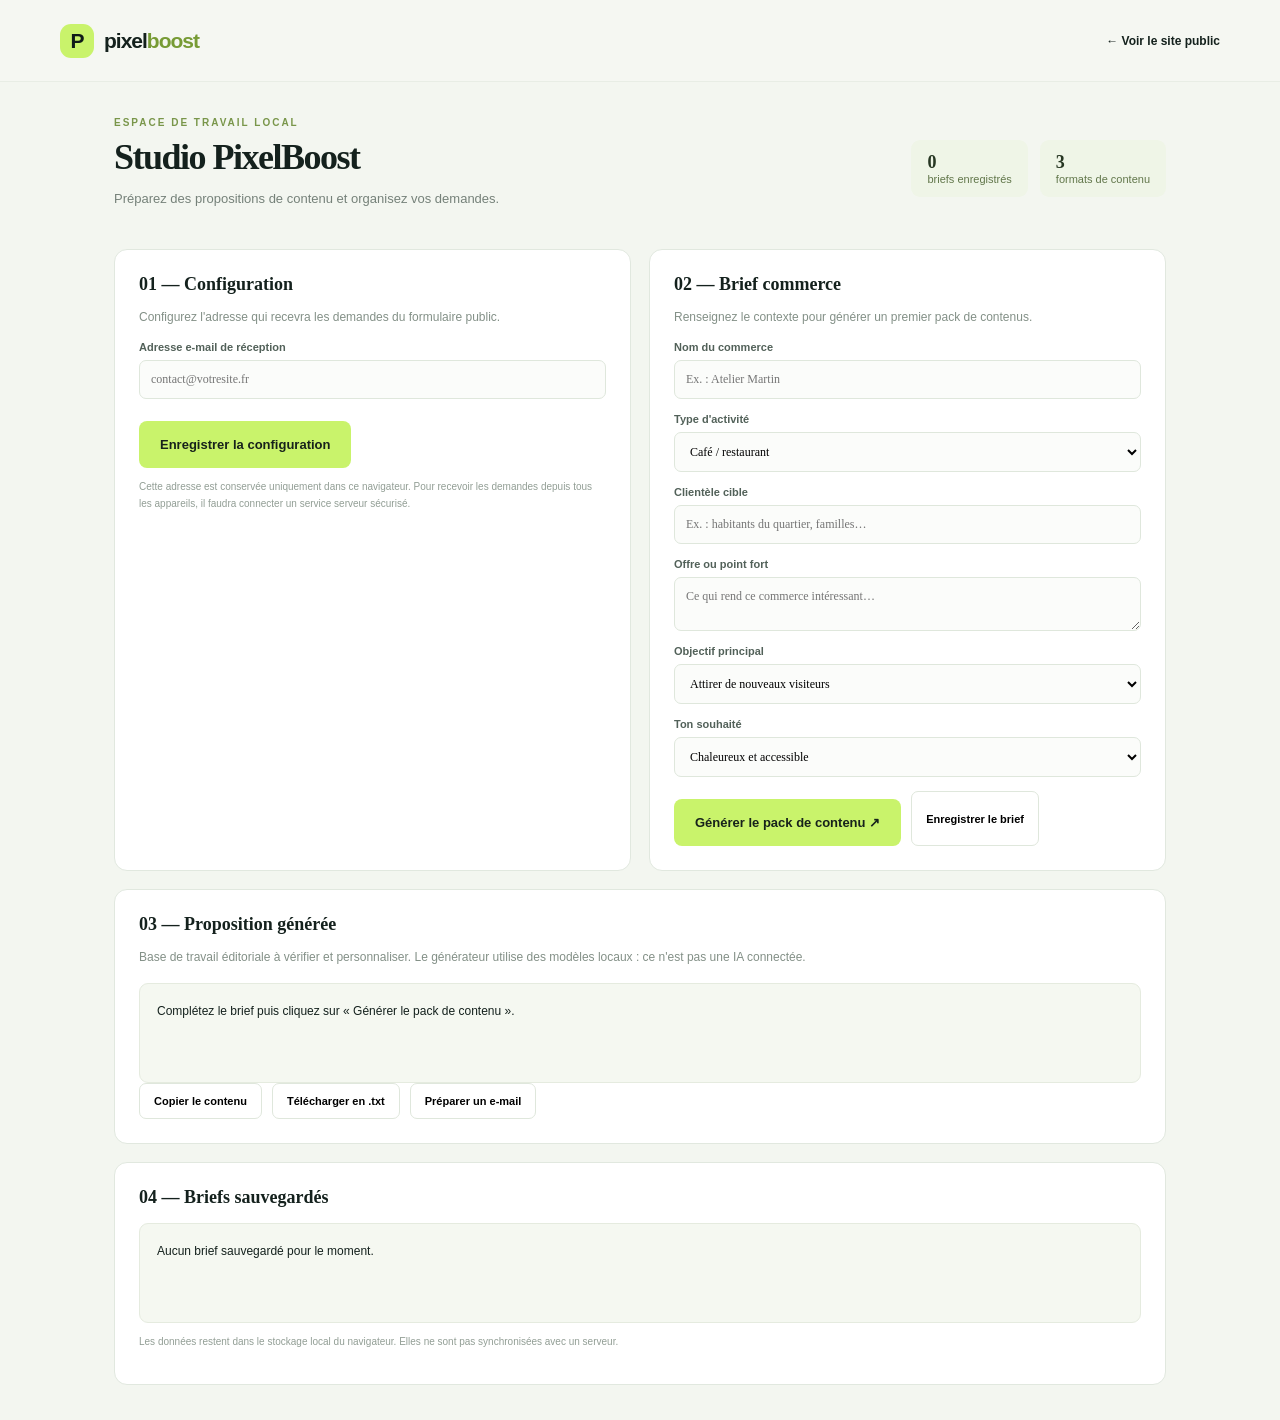
<file: pixelboost/dashboard.html>
<!doctype html><html lang="fr"><head><meta charset="utf-8"><meta name="viewport" content="width=device-width,initial-scale=1"><title>Espace de travail — PixelBoost</title><link rel="stylesheet" href="styles.css"><style>
body{background:#f3f6f0}.dash{max-width:1100px;margin:35px auto;padding:0 24px}.dash-head{display:flex;justify-content:space-between;align-items:center;margin:30px 0}.dash-head h1{font:800 36px Manrope;letter-spacing:-1.5px;margin:8px 0}.dash-head p{font-size:13px;color:#758179}.back{font-size:12px;font-weight:700}.dash-grid{display:grid;grid-template-columns:1fr 1fr;gap:18px}.panel{background:#fff;border:1px solid #e1e8df;border-radius:13px;padding:24px}.panel h2{font:700 18px Manrope;margin:0 0 8px}.panel>p{font-size:12px;color:#839087;line-height:1.7}.panel label{display:grid;gap:7px;font-size:11px;font-weight:700;color:#526159;margin:14px 0}.panel input,.panel textarea,.panel select{font:12px "DM Sans";padding:11px;border:1px solid #dfe7dc;border-radius:7px;width:100%;background:#fbfcfa}.panel .button{margin-top:8px}.wide{grid-column:1/-1}.output{white-space:pre-wrap;background:#f5f8f1;border:1px solid #e5ebdf;border-radius:9px;padding:17px;font-size:12px;line-height:1.8;min-height:100px;margin-top:15px}.actions{display:flex;gap:10px;flex-wrap:wrap}.secondary{border:1px solid #dfe7dc;background:#fff;padding:11px 14px;border-radius:7px;font-weight:700;font-size:11px;cursor:pointer}.hint{font-size:10px!important;color:#929e95!important}.statrow{display:flex;gap:12px;flex-wrap:wrap}.stat{background:#eff5e7;padding:12px 16px;border-radius:9px;font-size:11px;color:#61764a}.stat b{display:block;font:800 18px Manrope;color:#273723}@media(max-width:700px){.dash-grid{grid-template-columns:1fr}.wide{grid-column:auto}.dash-head{align-items:flex-start;gap:12px;flex-direction:column}}
</style></head><body><header class="topbar"><a class="brand" href="index.html"><span class="brand-mark">P</span><span>pixel<span class="brand-accent">boost</span></span></a><a class="back" href="index.html">← Voir le site public</a></header><main class="dash"><div class="dash-head"><div><div class="eyebrow">ESPACE DE TRAVAIL LOCAL</div><h1>Studio PixelBoost</h1><p>Préparez des propositions de contenu et organisez vos demandes.</p></div><div class="statrow"><div class="stat"><b id="count-projects">0</b>briefs enregistrés</div><div class="stat"><b>3</b>formats de contenu</div></div></div><div class="dash-grid">
<section class="panel"><h2>01 — Configuration</h2><p>Configurez l'adresse qui recevra les demandes du formulaire public.</p><label>Adresse e-mail de réception<input id="contact-email" type="email" placeholder="contact@votresite.fr"></label><button class="button" id="save-config">Enregistrer la configuration</button><p class="hint">Cette adresse est conservée uniquement dans ce navigateur. Pour recevoir les demandes depuis tous les appareils, il faudra connecter un service serveur sécurisé.</p><div id="config-status" class="hint"></div></section>
<section class="panel"><h2>02 — Brief commerce</h2><p>Renseignez le contexte pour générer un premier pack de contenus.</p><label>Nom du commerce<input id="business" placeholder="Ex. : Atelier Martin"></label><label>Type d'activité<select id="type"><option>Café / restaurant</option><option>Commerce de détail</option><option>Beauté / bien-être</option><option>Artisan / indépendant</option><option>Autre commerce local</option></select></label><label>Clientèle cible<input id="audience" placeholder="Ex. : habitants du quartier, familles…"></label><label>Offre ou point fort<textarea id="offer" rows="2" placeholder="Ce qui rend ce commerce intéressant…"></textarea></label><label>Objectif principal<select id="goal"><option>Attirer de nouveaux visiteurs</option><option>Présenter les produits ou services</option><option>Fidéliser les clients</option><option>Faire connaître une nouveauté</option></select></label><label>Ton souhaité<select id="tone"><option>Chaleureux et accessible</option><option>Expert et rassurant</option><option>Moderne et dynamique</option><option>Élégant et sobre</option></select></label><div class="actions"><button class="button" id="generate">Générer le pack de contenu ↗</button><button class="secondary" id="save-brief">Enregistrer le brief</button></div></section>
<section class="panel wide"><h2>03 — Proposition générée</h2><p>Base de travail éditoriale à vérifier et personnaliser. Le générateur utilise des modèles locaux : ce n'est pas une IA connectée.</p><div id="result" class="output">Complétez le brief puis cliquez sur « Générer le pack de contenu ».</div><div class="actions"><button class="secondary" id="copy">Copier le contenu</button><button class="secondary" id="download">Télécharger en .txt</button><button class="secondary" id="email-pack">Préparer un e-mail</button></div></section>
<section class="panel wide"><h2>04 — Briefs sauvegardés</h2><div id="brief-list" class="output">Aucun brief sauvegardé pour le moment.</div><p class="hint">Les données restent dans le stockage local du navigateur. Elles ne sont pas synchronisées avec un serveur.</p></section>
</div></main><script src="dashboard.js"></script></body></html>
</file>
<file: pixelboost/styles.css>
:root{--ink:#14211d;--muted:#74817b;--lime:#c9f36b;--paper:#f5f7f2;--line:#e2e8df;--dark:#101b18}*{box-sizing:border-box}html{scroll-behavior:smooth}body{margin:0;background:var(--paper);color:var(--ink);font-family:"DM Sans",sans-serif}a{color:inherit;text-decoration:none}.wrap{width:min(1160px,calc(100% - 48px));margin:auto}.topbar{height:82px;padding:0 max(24px,calc((100vw - 1160px)/2));display:flex;align-items:center;justify-content:space-between;background:#f5f7f2;position:sticky;top:0;z-index:10;border-bottom:1px solid #e8ede5}.brand{display:flex;align-items:center;gap:10px;font:800 21px Manrope,sans-serif;letter-spacing:-1px}.brand-mark,.mini-logo{display:grid;place-items:center;background:var(--lime);color:var(--dark);width:34px;height:34px;border-radius:11px;font-weight:900}.brand-accent{color:#779b35}.topbar nav{display:flex;gap:34px;color:#59665f;font-size:13px;font-weight:600}.topbar nav a:hover,.footer a:hover{color:#719331}.button{display:inline-flex;align-items:center;justify-content:center;gap:24px;background:var(--lime);color:#17221b;padding:16px 21px;border-radius:8px;font-weight:800;font-size:13px;border:0;cursor:pointer;transition:.2s}.button:hover{transform:translateY(-2px);box-shadow:0 10px 25px #a5c65b44}.button-small{padding:12px 15px;gap:12px}.hero{min-height:650px;display:grid;grid-template-columns:1fr 1fr;align-items:center;gap:60px;padding-top:70px;padding-bottom:75px}.eyebrow{font-size:10px;letter-spacing:2px;font-weight:800;color:#79964a;display:flex;align-items:center;gap:9px}.eyebrow i{width:7px;height:7px;border-radius:50%;background:#9ecb4b;box-shadow:0 0 0 5px #9ecb4b22}.hero h1,.section h2,.method-layout h2,.contact-layout h2{font:800 clamp(43px,5.5vw,69px)/1.06 Manrope,sans-serif;letter-spacing:-3.5px;margin:25px 0 20px}.gradient{background:linear-gradient(100deg,#86a93d,#b1d95b);-webkit-background-clip:text;background-clip:text;color:transparent}.hero-lead{max-width:490px;color:#69766f;line-height:1.8;font-size:16px}.hero-actions{display:flex;align-items:center;gap:28px;margin-top:30px}.text-link{font-size:13px;font-weight:700}.proof-row{display:flex;align-items:center;gap:13px;margin-top:44px;color:#7b8780;font-size:11px}.avatar-stack{display:flex;padding-left:4px}.avatar-stack b{width:26px;height:26px;border-radius:50%;border:2px solid var(--paper);display:grid;place-items:center;background:#dce8ca;color:#425532;font-size:9px;margin-left:-4px}.avatar-stack b:nth-child(2){background:#f1dfc9}.avatar-stack b:nth-child(3){background:#d4e4e1}.hero-visual{height:475px;position:relative;display:grid;place-items:center}.orbit{position:absolute;border:1px solid #e2e9d9;border-radius:50%;width:440px;height:440px}.orbit-two{width:365px;height:365px;border-style:dashed}.social-card{position:relative;z-index:1;background:#fff;border:1px solid #e8ede5;border-radius:17px;box-shadow:0 25px 70px #1c382016}.main-card{width:330px;padding:18px}.card-top{display:flex;align-items:center;gap:10px}.card-top b,.card-top small{display:block}.card-top b{font-size:11px}.card-top small{font-size:9px;color:#9aa49d;margin-top:3px}.mini-logo{width:28px;height:28px;border-radius:8px;font-size:13px}.dots{margin-left:auto;color:#9ba69d;letter-spacing:2px}.post-preview{margin-top:17px;border:1px solid #edf0ea;border-radius:11px;overflow:hidden}.post-art{height:185px;background:linear-gradient(145deg,#34483a,#78945e);color:white;display:flex;flex-direction:column;justify-content:center;padding:24px;gap:7px}.post-art span{font-size:9px;letter-spacing:3px;color:#d6f39c}.post-art strong{font:800 23px/1.12 Manrope;max-width:210px}.post-art small{font-size:9px;color:#e3ebdc;margin-top:8px}.post-meta{display:flex;justify-content:space-between;padding:11px 13px;color:#89948d;font-size:9px}.schedule{padding:15px 2px 2px;display:grid;gap:13px}.schedule>div{display:grid;grid-template-columns:36px 1fr;column-gap:10px;align-items:center}.day{grid-row:span 2;width:33px;height:33px;border-radius:9px;background:#f1f4ed;display:grid;place-items:center;font-size:8px;font-weight:800;color:#7c887f}.day.active{background:#e8f5d3;color:#60852d}.schedule b{font-size:10px}.schedule small{font-size:9px;color:#9aa49d;margin-top:3px}.floating-tag{position:absolute;z-index:2;background:#fff;padding:12px 16px;border-radius:9px;box-shadow:0 10px 30px #1c38201a;font-size:10px;font-weight:700}.tag-top{top:52px;right:0}.tag-bottom{bottom:48px;left:0}.ticker{overflow:hidden;background:var(--lime);padding:15px 0;font-size:10px;font-weight:900;letter-spacing:2px;white-space:nowrap}.ticker div{width:max-content;animation:slide 30s linear infinite}.ticker span{margin:0 30px;color:#789b37}@keyframes slide{to{transform:translateX(-30%)}}.section{padding-top:110px;padding-bottom:115px}.section-heading{display:flex;justify-content:space-between;align-items:end;gap:40px;margin-bottom:48px}.section h2{font-size:48px;letter-spacing:-2.5px;margin:17px 0 0}.muted{color:#9ba69e}.section-heading>p{max-width:360px;color:#7b8780;font-size:13px;line-height:1.8;margin:0 0 5px}.service-grid{display:grid;grid-template-columns:repeat(3,1fr);gap:16px}.service-card{background:#fff;border:1px solid var(--line);border-radius:13px;padding:30px;min-height:245px;position:relative}.service-card.featured{background:#eaf4dd;border-color:#eaf4dd}.service-icon{width:42px;height:42px;border-radius:12px;background:#f0f4eb;display:grid;place-items:center;font-size:21px;color:#76973e}.featured .service-icon{background:#d8ebbd}.service-card h3{font:700 18px Manrope;margin:26px 0 10px}.service-card p{font-size:12px;line-height:1.8;color:#78847c;max-width:280px}.card-number{position:absolute;bottom:25px;left:30px;color:#a0aaa2;font-size:9px;letter-spacing:1.5px;font-weight:800}.dark-section{background:var(--dark);color:#fff;padding:105px 0}.method-layout{display:grid;grid-template-columns:.9fr 1.1fr;gap:100px;align-items:center}.eyebrow.light{color:#c1e87a}.method-layout h2,.contact-layout h2{font-size:55px;margin:20px 0}.dark-lead{max-width:360px;color:#9eaaa2;font-size:13px;line-height:1.9;margin-bottom:30px}.button-light{background:var(--lime)}.steps{border-top:1px solid #34413a}.steps article{display:grid;grid-template-columns:42px 1fr 20px;gap:15px;padding:25px 0;border-bottom:1px solid #34413a;align-items:start}.steps article>span{color:#bce66d;font-size:11px;font-weight:800;padding-top:4px}.steps h3{font:700 16px Manrope;margin:0 0 8px}.steps p{font-size:12px;color:#9eaaa2;line-height:1.7;margin:0;max-width:400px}.steps article>b{color:#bce66d}.example-grid{display:grid;grid-template-columns:1fr 1fr;gap:65px;align-items:center}.mock-post{background:white;border:1px solid var(--line);border-radius:14px;overflow:hidden;max-width:450px;box-shadow:0 20px 50px #233b1c0c}.mock-image{height:245px;background:linear-gradient(145deg,#b8c99c,#546b49);display:flex;flex-direction:column;justify-content:center;align-items:center;color:#fff;text-align:center}.mock-image span{font:800 48px/.95 Manrope;letter-spacing:-2px}.mock-image small{font-size:9px;letter-spacing:3px;margin-top:15px}.mock-caption{padding:22px}.mock-caption b{font-size:13px}.mock-caption p{font-size:12px;line-height:1.8;color:#6d7971}.mock-tags{font-size:10px;color:#7b9a4a}.example-notes{display:grid;gap:25px}.note{display:flex;gap:18px}.note>span{font-size:11px;font-weight:800;color:#8aa94d}.note b{font:700 15px Manrope}.note p{font-size:12px;color:#78847c;margin:7px 0 0}.disclaimer{font-size:10px;color:#9aa49d;border-top:1px solid var(--line);padding-top:17px;margin-top:8px}.contact-section{background:#182720;color:white;padding:100px 0}.contact-layout{display:grid;grid-template-columns:.8fr 1.2fr;gap:90px}.contact-layout h2{font-size:53px}.contact-layout>div>p{max-width:340px;color:#aab6ad;font-size:13px;line-height:1.8}.contact-mini{font-size:10px;color:#c5e58b;margin-top:32px}.lead-form{background:#fff;color:var(--ink);padding:30px;border-radius:14px;display:grid;gap:15px}.lead-form label{display:grid;gap:7px;font-size:11px;font-weight:700;color:#536159}.lead-form input,.lead-form select,.lead-form textarea{font:12px "DM Sans";padding:12px;border:1px solid #e1e8df;border-radius:7px;background:#fbfcfa;color:var(--ink);outline:none;width:100%}.lead-form input:focus,.lead-form select:focus,.lead-form textarea:focus{border-color:#a8cd63}.form-row{display:grid;grid-template-columns:1fr 1fr;gap:13px}.lead-form .consent{display:flex;align-items:flex-start;gap:9px;font-size:10px;font-weight:400;color:#78847c}.consent input{width:14px;margin:0}.lead-form .button{justify-self:start}.form-help{font-size:10px;color:#87938b;line-height:1.6;margin:0}.footer{height:90px;display:flex;align-items:center;justify-content:space-between;font-size:10px;color:#8a968e}.footer .brand{color:var(--ink);font-size:17px}.footer .brand-mark{width:28px;height:28px}.footer>a:last-child{font-weight:700;color:#52634f}@media(max-width:800px){.topbar{height:70px}.topbar nav{display:none}.hero{grid-template-columns:1fr;gap:20px;padding-top:65px}.hero-visual{height:440px}.hero h1{font-size:52px}.section-heading{display:block}.section-heading>p{margin-top:20px}.service-grid{grid-template-columns:1fr}.service-card{min-height:220px}.method-layout,.contact-layout{grid-template-columns:1fr;gap:45px}.example-grid{grid-template-columns:1fr;gap:35px}.mock-post{max-width:none}.contact-layout h2{font-size:48px}.section{padding-top:75px;padding-bottom:80px}.dark-section,.contact-section{padding:75px 0}}@media(max-width:480px){.wrap{width:calc(100% - 34px)}.topbar{padding:0 17px}.topbar>.button{font-size:10px;padding:10px}.hero h1{font-size:43px;letter-spacing:-2.5px}.hero-lead{font-size:14px}.hero-visual{transform:scale(.9);margin:-10px -20px}.section h2{font-size:39px}.form-row{grid-template-columns:1fr}.lead-form{padding:20px}.footer{height:auto;padding:25px 0;gap:14px;flex-wrap:wrap}.footer>span{order:3;width:100%}}
</file>
